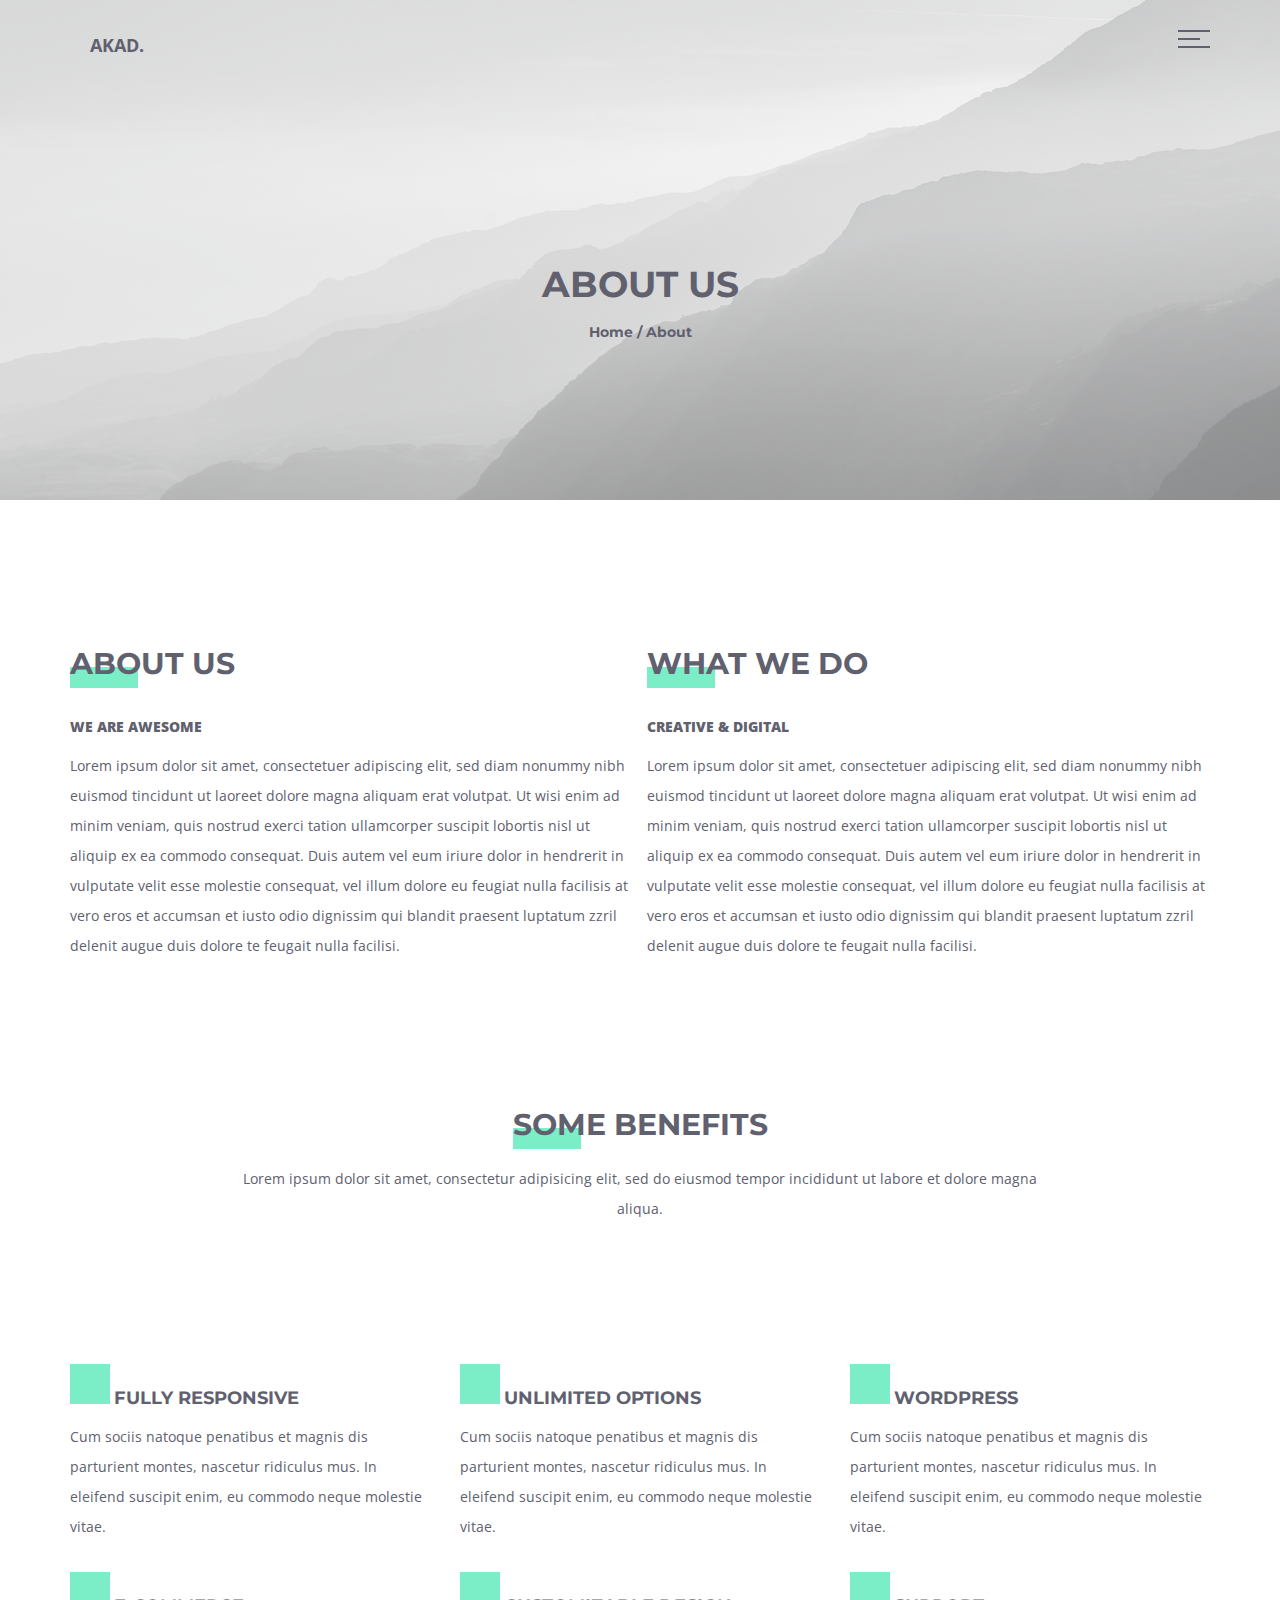
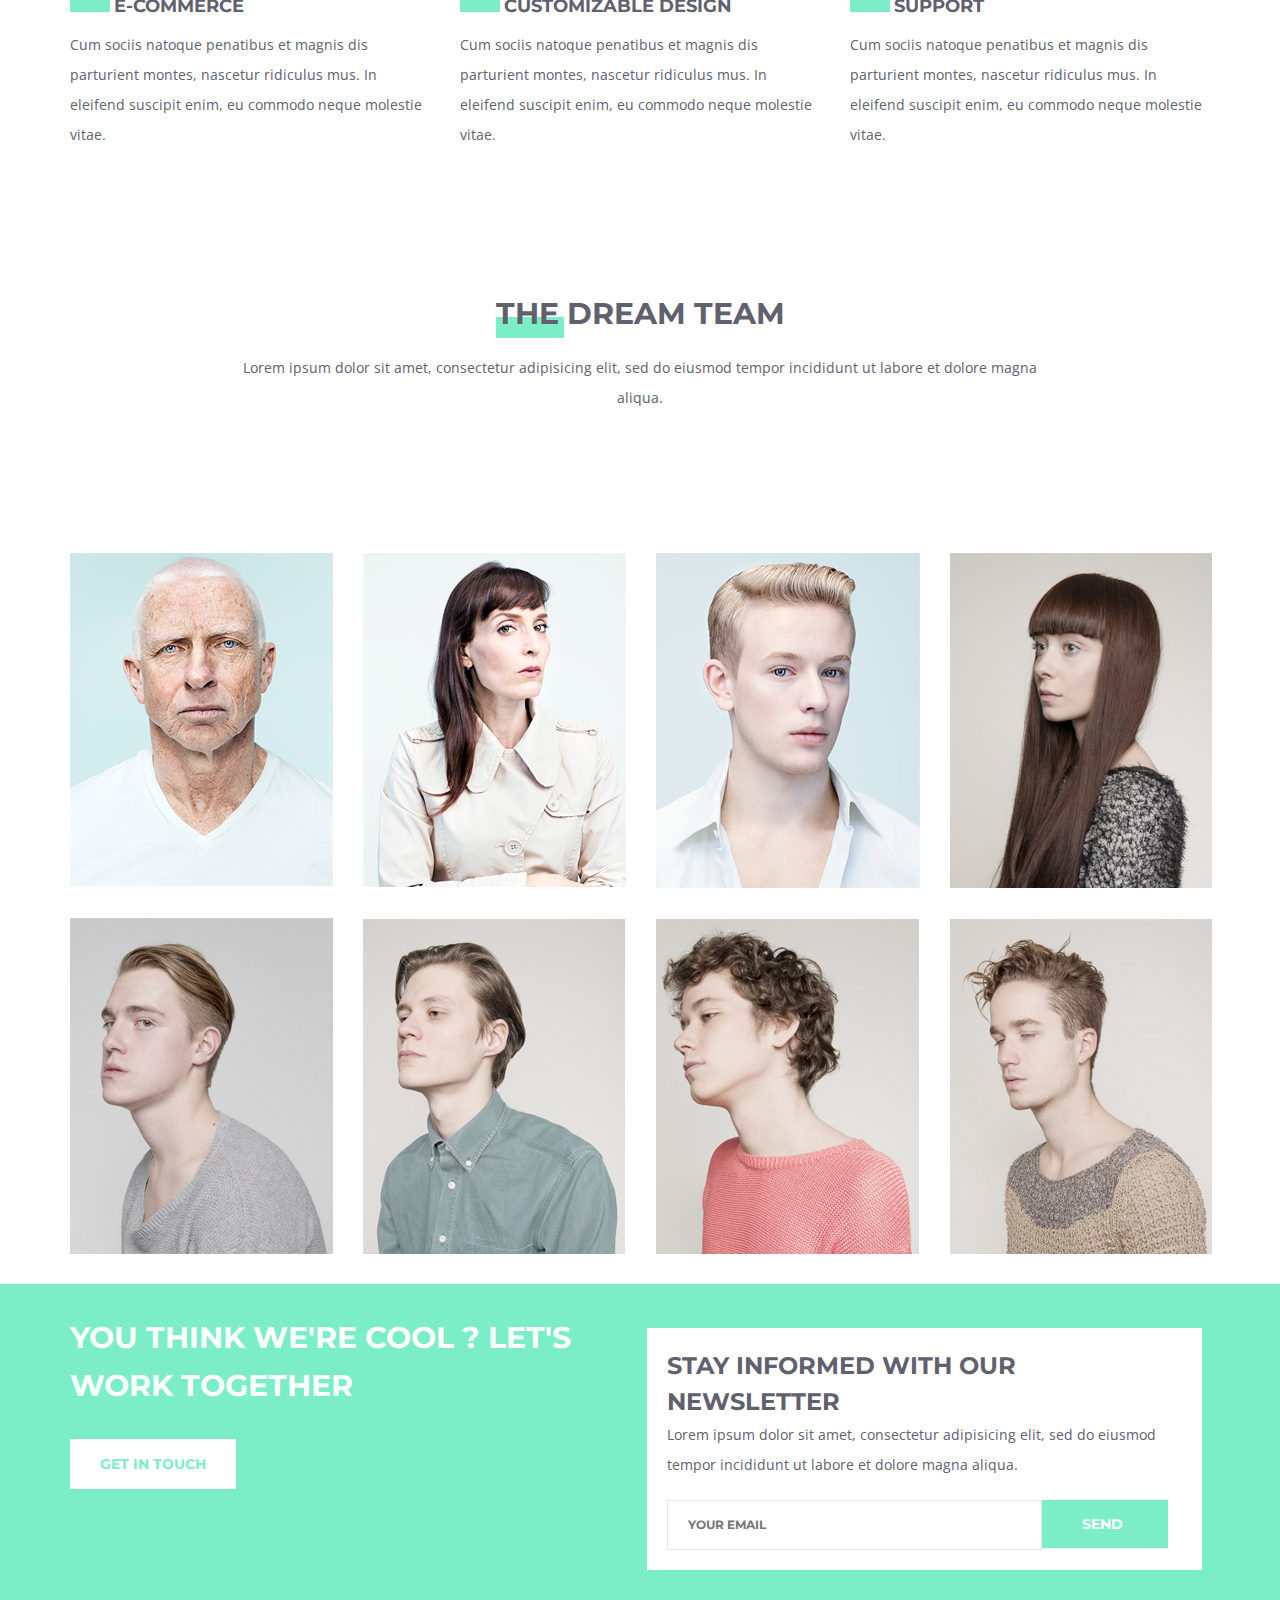
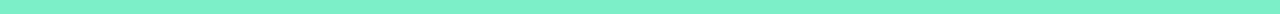
<file: akad_about_us/index.html>
<!DOCTYPE html>
<html lang="en">
<head>
	<meta charset="UTF-8">
	<title>Akad</title>
	<link rel="stylesheet" href="normalize.css">
	<link rel="stylesheet" href="style.css">
	<link href="img/favicon.png" rel="shortcut icon" type="favicon.png">
	<link href="https://fonts.googleapis.com/css?family=Montserrat:700|Open+Sans:400,800" rel="stylesheet">
	<link rel="stylesheet" href="http://code.ionicframework.com/ionicons/2.0.1/css/ionicons.min.css">
</head>
<body>
	<header class="header">
		<div class="header_nav">
			<div class="header_logo">Akad.</div>
			<div class="header_menu"></div>
		</div>
		<div class="header_title">
			<div class="header_pagename">About us</div>
			<div class="header_subtitle">Home / About</div>
		</div>
	</header>
	<main class="main">
		<div class="main_column">
			<div class="info">
				<div class="info_title">
					<h2 class="h2">About us</h2>
				</div>
				<div class="info_subtitle">We are awesome</div>
				<div class="info_text">
					Lorem ipsum dolor sit amet, consectetuer adipiscing elit, sed diam nonummy nibh euismod tincidunt ut laoreet dolore magna aliquam erat volutpat. Ut wisi enim ad minim veniam, quis nostrud exerci tation ullamcorper suscipit lobortis nisl ut aliquip ex ea commodo consequat. Duis autem vel eum iriure dolor in hendrerit in vulputate velit esse molestie consequat, vel illum dolore eu feugiat nulla facilisis at vero eros et accumsan et iusto odio dignissim qui blandit praesent luptatum zzril delenit augue duis dolore te feugait nulla facilisi.
				</div>
			</div>
			<div class="info">
				<div class="info_title">
					<h2 class="h2">What we do</h2>
				</div>
				<div class="info_subtitle">Creative & digital</div>
				<div class="info_text">
					Lorem ipsum dolor sit amet, consectetuer adipiscing elit, sed diam nonummy nibh euismod tincidunt ut laoreet dolore magna aliquam erat volutpat. Ut wisi enim ad minim veniam, quis nostrud exerci tation ullamcorper suscipit lobortis nisl ut aliquip ex ea commodo consequat. Duis autem vel eum iriure dolor in hendrerit in vulputate velit esse molestie consequat, vel illum dolore eu feugiat nulla facilisis at vero eros et accumsan et iusto odio dignissim qui blandit praesent luptatum zzril delenit augue duis dolore te feugait nulla facilisi.
				</div>
			</div>
		</div>
		<div class="main_center">
			<div class="info">
				<div class="info_title">
					<h2 class="h2">Some benefits</h2>
				</div>
				<div class="info_text">
					Lorem ipsum dolor sit amet, consectetur adipisicing elit, sed do eiusmod tempor incididunt ut labore et dolore magna aliqua.
				</div>
			</div>
		</div>
		<div class="main_direction">
			<section class="direction">
				<div class="direction_header">
					<span class="direction_icon"><i class="icon ion-iphone"></i></span>
					<h2 class="h2">Fully responsive</h2>
				</div>
				<div class="info_text">
					Cum sociis natoque penatibus et magnis dis parturient montes, nascetur ridiculus mus. In eleifend suscipit enim, eu commodo neque molestie vitae.
				</div>
			</section>
			<section class="direction">
				<div class="direction_header">
					<span class="direction_icon"><i class="icon ion-ios-infinite"></i> </span>
					<h2 class="h2">Unlimited options</h2>
				</div>
				<div class="info_text">
					Cum sociis natoque penatibus et magnis dis parturient montes, nascetur ridiculus mus. In eleifend suscipit enim, eu commodo neque molestie vitae.
				</div>
			</section>
			<section class="direction">
				<div class="direction_header">
					<span class="direction_icon"><i class="icon ion-social-wordpress-outline"></i></span>
					<h2 class="h2">Wordpress</h2>
				</div>
				<div class="info_text">
					Cum sociis natoque penatibus et magnis dis parturient montes, nascetur ridiculus mus. In eleifend suscipit enim, eu commodo neque molestie vitae.
				</div>
			</section>
			<section class="direction">
				<div class="direction_header">
					<span class="direction_icon"><i class="icon ion-ios-cart-outline"></i></span>
					<h2 class="h2">E-commerce</h2>
				</div>
				<div class="info_text">
					Cum sociis natoque penatibus et magnis dis parturient montes, nascetur ridiculus mus. In eleifend suscipit enim, eu commodo neque molestie vitae.
				</div>
			</section>
			<section class="direction">
				<div class="direction_header">
					<span class="direction_icon icon_rotate"><i class="icon ion-levels"></i></span>
					<h2 class="h2">Customizable design</h2>
				</div>
				<div class="info_text">
					Cum sociis natoque penatibus et magnis dis parturient montes, nascetur ridiculus mus. In eleifend suscipit enim, eu commodo neque molestie vitae.
				</div>
			</section>
			<section class="direction">
				<div class="direction_header">
					<span class="direction_icon"><i class="icon ion-settings"></i></span>
					<h2 class="h2">Support</h2>
				</div>
				<div class="info_text">
					Cum sociis natoque penatibus et magnis dis parturient montes, nascetur ridiculus mus. In eleifend suscipit enim, eu commodo neque molestie vitae.
				</div>
			</section>
		</div>
		<div class="main_center">
			<div class="info">
				<div class="info_title">
					<h2 class="h2">The dream team</h2>
				</div>
				<div class="info_text">
					Lorem ipsum dolor sit amet, consectetur adipisicing elit, sed do eiusmod tempor incididunt ut labore et dolore magna aliqua.
				</div>
			</div>
		</div>
		<div class="main_people">
			<a href="#" class="people">
				<img src="img/photo_1.png" class="people"></a>
			<a href="#" class="people">
				<img src="img/photo_2.png" class="people"></a>
			<a href="#" class="people">
				<img src="img/photo_3.png" class="people"></a>
			<a href="#" class="people">
				<img src="img/photo_4.png" class="people"></a>
			<a href="#" class="people">
				<img src="img/photo_5.png" class="people"></a>
			<a href="#" class="people">
				<img src="img/photo_6.png" class="people"></a>
			<a href="#" class="people">
				<img src="img/photo_7.png" class="people"></a>
			<a href="#" class="people">
				<img src="img/photo_8.png" class="people"></a>
		</div>
	</main>
	<footer class="footer">
		<div class="contact">
			<h2 class="h2">YOU THINK WE'RE COOL ? LET'S WORK TOGETHER</h2>
			<a href="#" class="button button_light">Get in touch</a>
		</div>
		<div class="subscribe">
			<h3 class="h3">STAY INFORMED WITH OUR <br/>NEWSLETTER</h3>
			<div class="subscribe_caption">
				<p>Lorem ipsum dolor sit amet, consectetur adipisicing elit, sed do eiusmod tempor incididunt ut labore et dolore magna aliqua.</p> 
			</div>
			<form action="#" class="subscribe_form">
				<div class="subscribe_email">
					<input type="text" placeholder="your email" class="input" />
				</div>
				<div class="subscribe_submit">
					<button class="button">Send</button>
				</div>
			</form>
		</div>
	</footer>
</body>
</html>
</file>
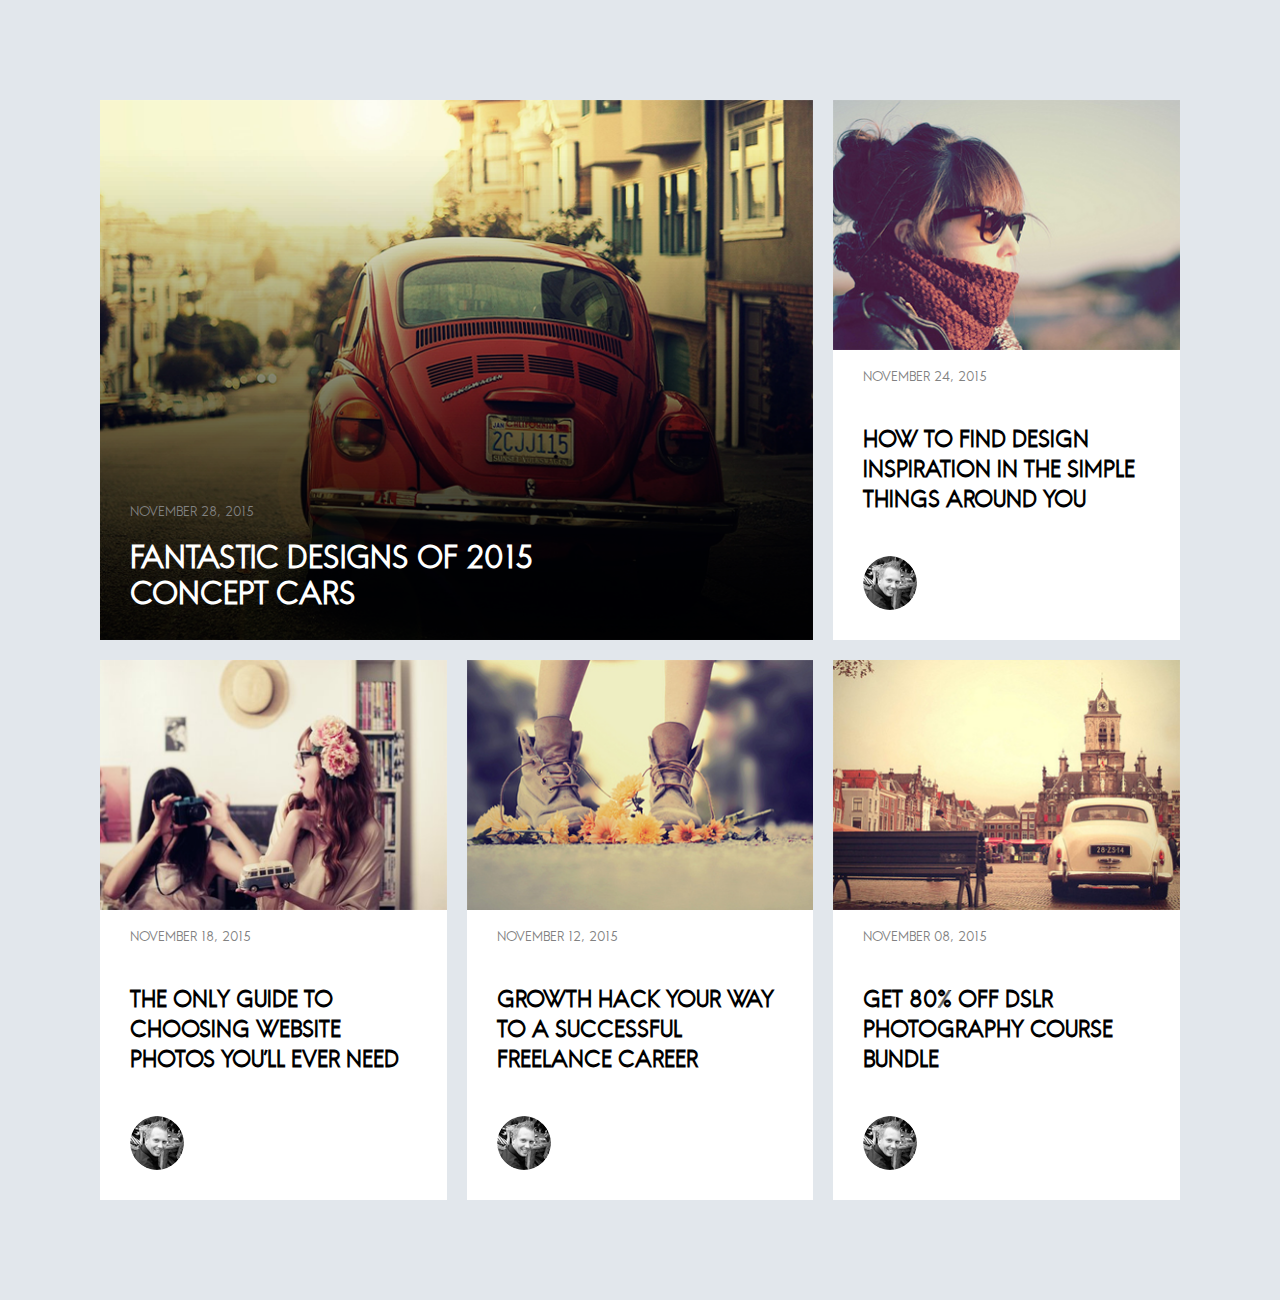
<file: blog grid/index.html>
<!DOCTYPE html>
<html lang="en">
<head>
	<meta charset="UTF-8">
	<title>Blog Grid</title>
	<link rel="stylesheet" href="style.css">
	<link rel="stylesheet" href="normalize.css">
</head>
<body>
	<div class="card-list">
	 	<div class="card card__main">
	    	<div class="card_container container_main">
	      		<img class="card_image image_main" src="img/img_1.png">
	    	   	<time class="card_date">November 28, 2015</time>
	    		<h1 class="card_title">Fantastic Designs Of 2015 Concept Cars</h1>
	    	</div>
		</div>
		<div class="card">
	    	<div class="card_container">
	    		<img class="card_image" src="img/img_2.png">
	    	</div>
	    	<time class="card_date">November 24, 2015</time>
	    	<div class="card_title">How To Find Design Inspiration In The Simple Things Around You</div>
	    	<div class="card_author"></div>
		</div>
		<div class="card">
			<div class="card_container">
	    		<img class="card_image" src="img/img_3.png">
	    	</div>
	    	<time class="card_date">November 18, 2015</time>
	    	<div class="card_title">The Only Guide To Choosing Website Photos You’ll Ever Need</div>
	    	<div class="card_author"></div>
		</div>
		<div class="card">
	    	<div class="card_container">
	    		<img class="card_image" src="img/img_4.png">
	    	</div>
	    	<time class="card_date">November 12, 2015</time>
	    	<div class="card_title">Growth Hack Your Way to a Successful Freelance Career</div>
	    	<div class="card_author"></div>
		</div>
		<div class="card">
	    	<div class="card_container">
	    		<img class="card_image" src="img/img_5.png">
	  		</div>
	    	<time class="card_date">November 08, 2015</time>
	    	<div class="card_title">Get 80% Off DSLR Photography Course Bundle</div>
	    	<div class="card_author"></div>
		</div>
	</div>
</body>
</html>
</file>
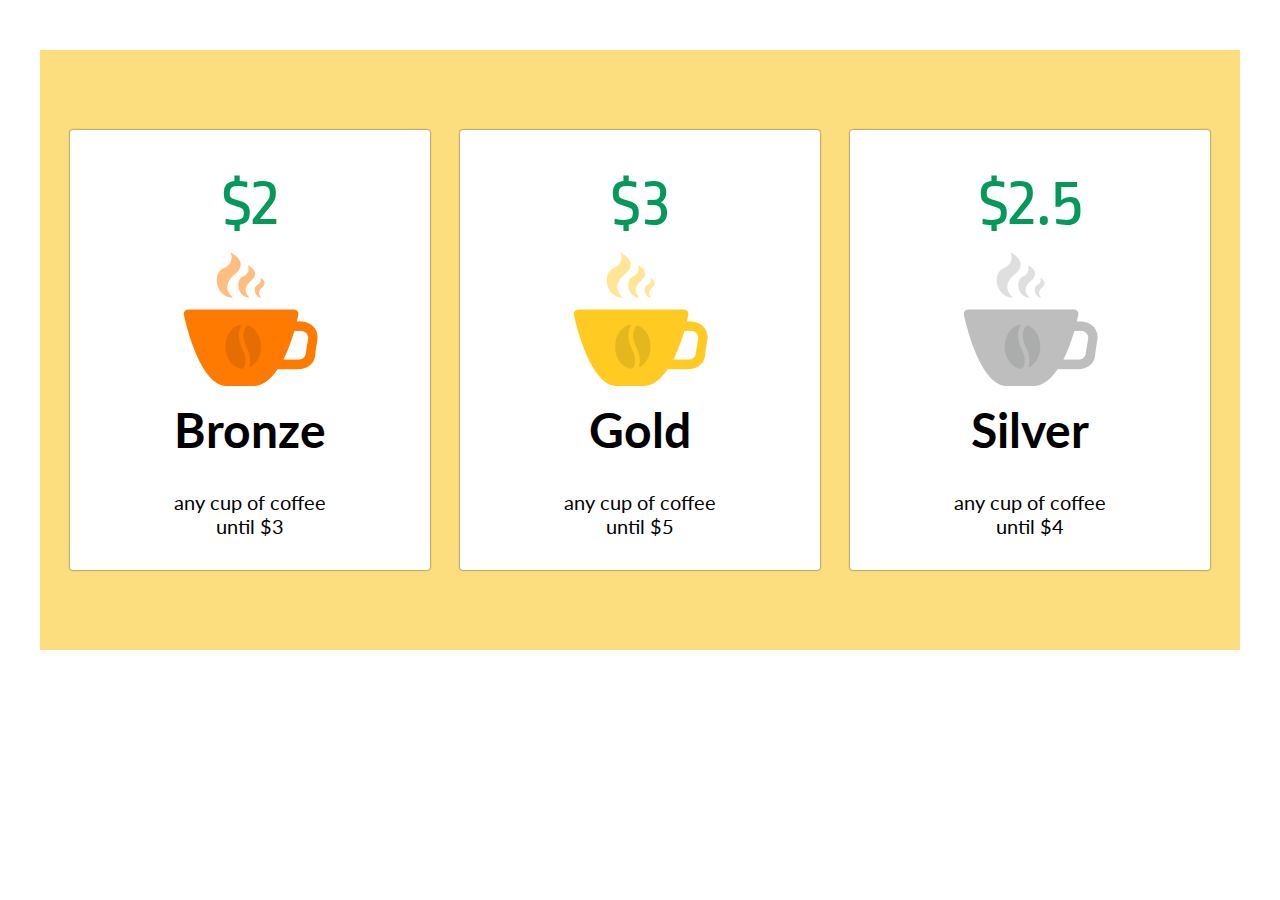
<file: cup plans/index.html>
<!DOCTYPE html>
<html lang="en">
<head>
	<meta charset="UTF-8">
	<title>Cup Plan</title>
	<link rel="stylesheet" href="style.css">
	<link href="https://fonts.googleapis.com/css?family=Lato:300|Ropa+Sans" rel="stylesheet">
</head>
<body>
	<div class="container">
		<div class="item">
			<div class="price">$2</div>
			<div class="image"><img src="bronze.png" name="bronze" alt="bronze cup"></div>
			<div class="color">Bronze</div>
			<div class="text"><p>any cup of coffee <br> until $3</p></div>
		</div>
		<div class="item item_big">
			<div class="price">$3</div>
			<div class="image"><img src="gold.png" name="gold" alt="gold cup"></div>
			<div class="color">Gold</div>
			<div class="text"><p>any cup of coffee <br> until $5</p></div>
		</div>
		<div class="item">
			<div class="price">$2.5</div>
			<div class="image"><img src="silver.png" name="silver" alt="silver cup"></div>
			<div class="color">Silver</div>
			<div class="text"><p>any cup of coffee <br> until $4</p></div>
		</div>
	</div>
</body>
</html>
</file>
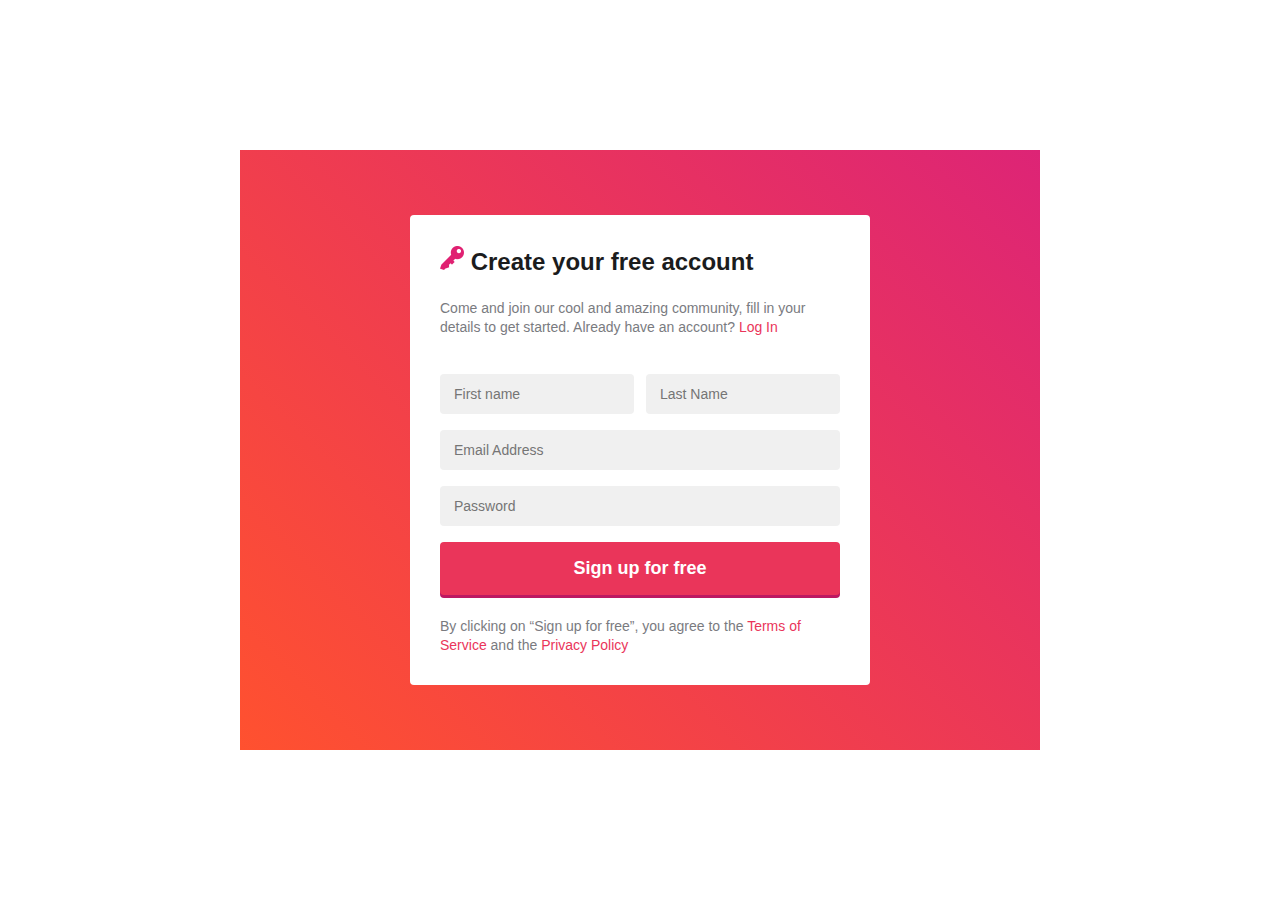
<file: dailyform/index.html>
<!DOCTYPE html>
<html lang="en">
<head>
	<meta charset="UTF-8">
	<title>Dailyform</title>
	<link rel="stylesheet" href="style.css">
</head>
<body>
	<main class="user_card">
		<div class="form">
			<header class="card_header">
				<h1 class="card_title"><img src="icon.png" alt="key" height="24"> Create your free account</h1>
				<p class="card_text">Come and join our cool and amazing community, fill in your details to get started. Already have an account? <a href="#login" class="login">Log In</a></p>
			</header>
			<div class="card_main">
				<form action="/" method="post" class="subscribe_form">
				    <div class="subscribe subscribe_name">
				    	<input type="text" class="input" placeholder="First name" required />
				     </div>
				    <div class="subscribe subscribe_l-name">
				        <input type="text" class="input" placeholder="Last Name" required />
				    </div>
				    <div class="subscribe subscribe_email">
				        <input type="email" class="input" placeholder="Email Address" required />
				    </div>
				    <div class="subscribe subscribe_password">
				      	<input type="password" class="input" placeholder="Password" required />
				    </div>
				    <div class="subscribe_submit">
				    	<button type="submit" class="button"/>Sign up for free</button>
					</div>
				</form>
			</div>
			<footer class="card_footer">
				<p class="card_texy">By clicking on “Sign up for free”, you agree to the
					<a href="#terms" class="login">Terms of Service</a> and the
					<a href="#policy" class="login">Privacy Policy</a>
				</p>
			</footer>
		</div>
	</main>
</body>
</html>
</file>
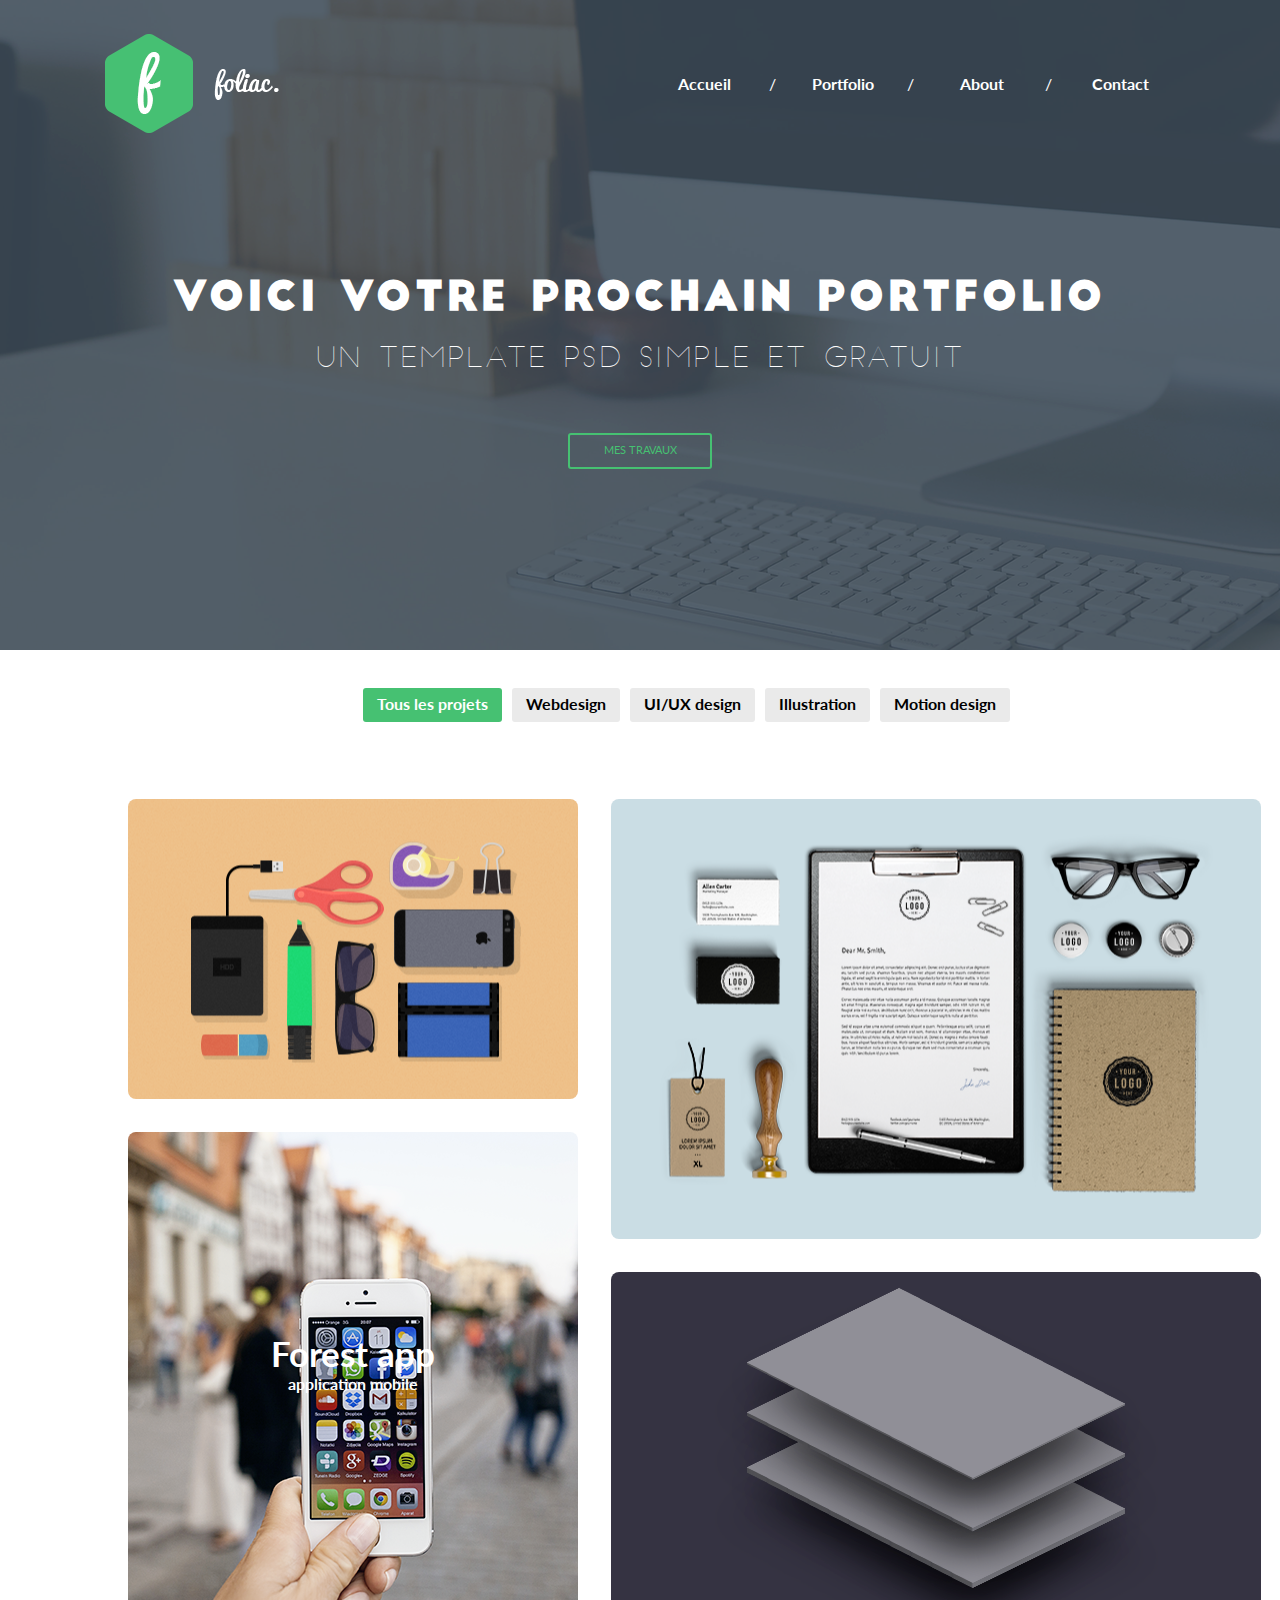
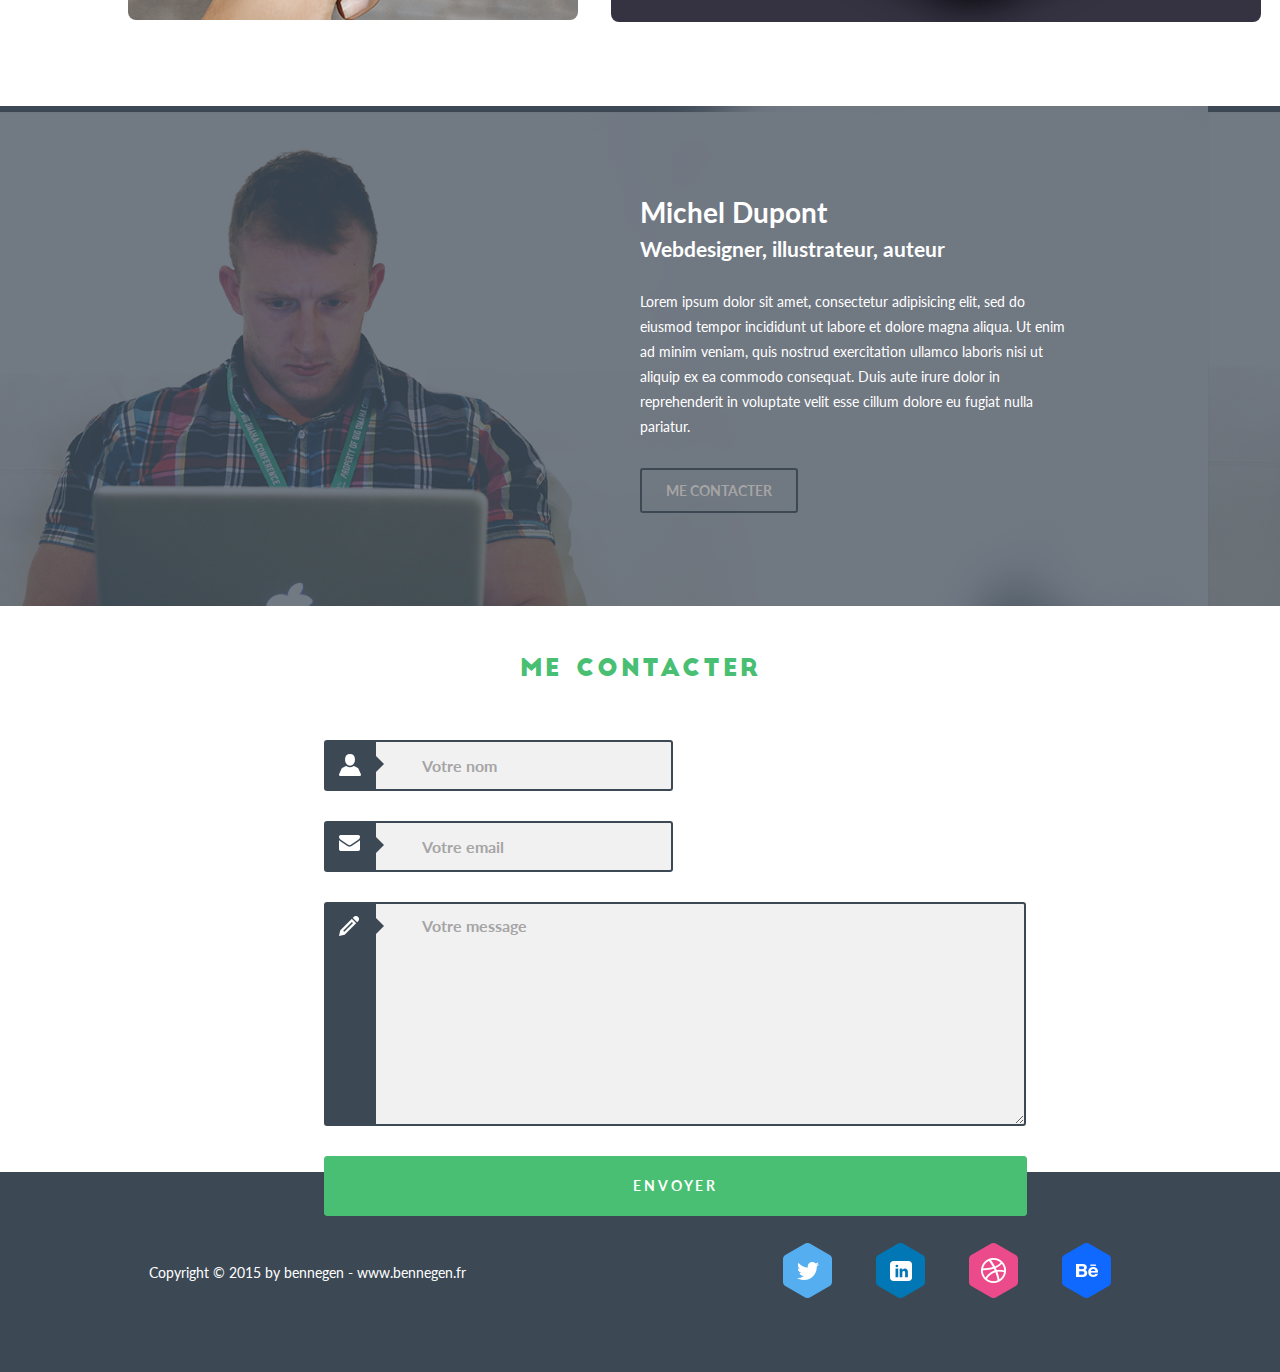
<file: foliac/index.html>
<!DOCTYPE html>
<html lang="en">
<head>
	<meta charset="UTF-8">
	<title>Foliac</title>
	<link rel="stylesheet" href="style.css">
	<link href="https://fonts.googleapis.com/css?family=Lato:400,700" rel="stylesheet">
	</head>
<body>
	<header class="block_1">
		<nav class="menu">
			<div class="nav-logo">
				<img src="img/foliac-logo.png" alt="logo">
			</div>
			<div class="nav-link">
				<a href="#services">Accueil</a><div class="slash">/</div>
				<a href="#services">Portfolio</a><div class="slash">/</div>
				<a href="#services">About</a><div class="slash">/</div>
				<a href="#contact">Сontact</a>
			</div>
		</nav>
		<div class="portfolio">
			<div class="portfolio pro"><b>voici votre prochain portfolio</b></div>
			<div class="portfolio view">un template psd simple et gratuit</div>
			<div class="portfolio box">
				<a class="go-to" href="#services">mes travaux</a>
			</div>
		</div>
	</header>
	<main class="block_2">
		<div class="container">
			<div id="services" class="item">Tous les projets</div>
			<div class="item">
				<a href="#" class="demo_item">Webdesign</a>
			</div>
			<div class="item">
				<a href="#" class="demo_item">UI/UX design</a>
			</div>
			<div class="item">
				<a href="#" class="demo_item">Illustration</a>
			</div>
			<div class="item">
				<a href="#" class="demo_item">Motion design</a>
			</div>
		</div>
		<div class="main_column">
			<div class="main_slider">
				<div class="slide slide_1">
					<a href="#" class="demo demo_1"></a>
				</div>
				<div class="slide slide_3">
					<a href="#" class="demo demo_3">
						<h2 class="h2">Forest app</h2>
						<p>application mobile</p>
					</a>
				</div>
			</div>
			<div class="main_slide">
				<div class="slide slide_2">
					<a href="#" class="demo demo_2"></a>
				</div>
				<div class="slide slide_4">
					<a href="#" class="demo demo_4"></a>
				</div>
			</div>
		</div>
		<div class="block_3">
			<div class="about">
				<h1 class="name">Michel Dupont</h1>
				<h2 class="prof">Webdesigner, illustrateur, auteur</h2>
				<div class="about_me">Lorem ipsum dolor sit amet, consectetur adipisicing elit, sed do eiusmod tempor incididunt ut labore et dolore magna aliqua. Ut enim ad minim veniam, quis nostrud exercitation ullamco laboris nisi ut aliquip ex ea commodo consequat. Duis aute irure dolor in reprehenderit in voluptate velit esse cillum dolore eu fugiat nulla pariatur.</div>
				<a href="#contact" class="button">Me contacter</a>
			</div>
		</div>
		<div class="block_4">
			<div id="contact" class="contact_4">Me contacter</div>
			<form action="#" class="subscribe_form">
				<div class="subscribe subscribe_name">
					<i class="icon"><img src="img/user.png"></i>
					<input type="text" class="input" placeholder="Votre nom">
				</div>
			    <div class="subscribe subscribe_email">
			        <i class="icon"><img src="img/mail.png"></i>
			        <input type="email" placeholder="Votre email" class="input"/>
			    </div>
			    <div class="subscribe subscribe__area">
			    	<i class="icon"><img src="img/crayon.png"></i>
			    	<textarea name="comment" rows="12" cols="60" placeholder="Votre message" class="input"></textarea>
			    </div>
			    <div class="subscribe_submit">
			        <button class="button_green" type="submit">Envoyer</button>
			    </div>
			</form>
		</div>
	</main>
	<footer class="footer">
	    <div class="company">
	        <p>Copyright © 2015 by bennegen - <a href="http://www.bennegen.fr">www.bennegen.fr</a></p>
	       </div>
	    <div class="social">
	        <a href="https://twitter.com/"><img src="img/Twitter.png" alt="tw"></a>
	        <a href="https://www.linkedin.com/"><img src="img/LinkedIn.png" alt="LI"></a>
	        <a href="https://dribbble.com/"><img src="img/Dribbble.png" alt="Dr"></a>
	        <a href="https://www.behance.net/"><img src="img/Behance.png" alt="be"></a>
	    </div>
	</footer>
</body>
</html>
</file>
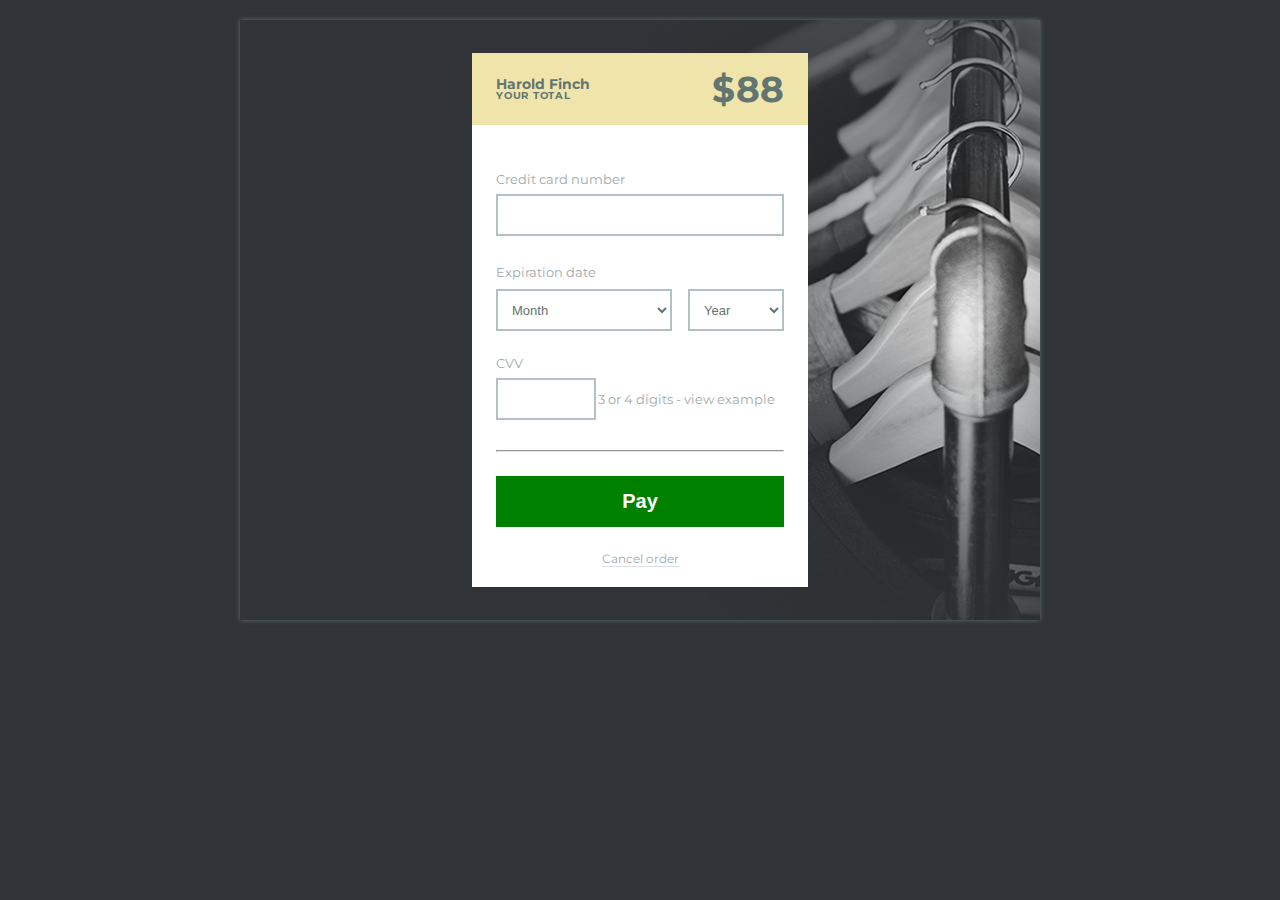
<file: payment_form/index.html>
<!DOCTYPE html>
<html lang="en">
<head>
	<meta charset="UTF-8">
	<title>Payment Form</title>
	<link rel="stylesheet" href="style.css">
	<link href="https://fonts.googleapis.com/css?family=Montserrat" rel="stylesheet">
	<link href="favicon.png" rel="shortcut icon" type="favicon.png">
</head>
<body>
	<div class="big_card">
		<form action="#" class="card">
	  		<header class="card_header">
	    		<div class="card_price">$88</div>
	    		<h1 class="card_title">Harold Finch</h1>
	   			<h2 class="card_subtitle">Your total</h2>
	  		</header>
	  		<main class="card_main">
	    		<label class="card_label">
	      			<div class="card_caption number">Credit card number</div>
	      			<input maxlength="16" type="text" class="card_input" value="">
	    		</label>
	    		<label class="card_label">
	      			<div class="card_caption">Expiration date</div>
	      			<label class="card_select-wrap">
	        			<select class="card_select card_select__month">
	          				<option value="">Month</option>
	          				<option value="">January</option>
	          				<option value="">February</option>
	          				<option value="">March</option>
	          				<option value="">April</option>
	          				<option value="">May</option>
	          				<option value="">June</option>
	          				<option value="">July</option>
	          				<option value="">August</option>
	          				<option value="">September</option>
	          				<option value="">October</option>
	          				<option value="">November</option>
	          				<option value="">December</option>
	        			</select>
	      				<select class="card_select card_select__year">
	        				<option value="">Year</option>
	        				<option value="">2010</option>
	        				<option value="">2011</option>
	        				<option value="">2012</option>
	        				<option value="">2013</option>
	        				<option value="">2014</option>
	        				<option value="">2015</option>
	        				<option value="">2016</option>
	        				<option value="">2017</option>
	        				<option value="">2018</option>
	        				<option value="">2019</option>
	        			</select>
	        		</label>
	    		</label>
	    		<label class="card_label">
	      			<div class="card_caption">CVV</div>
	      			<div class="card_input-wrap">
	        			<input maxlength="4" type="text" class="card_input card_input__cvv">
	       				 <span class="card_tooltip">3 or 4 digits - view example</span>
	      			</div>
	    		</label>
	    		<hr class="card_hr">
	    		<button type="submit" class="card_button">Pay</button>
	  		</main>
	  		<footer class="card_footer">
	    		<a href="#" class="card_cancel">Cancel order</a>
	  		</footer>
		</form>
	</div>
</body>
</html>
</file>
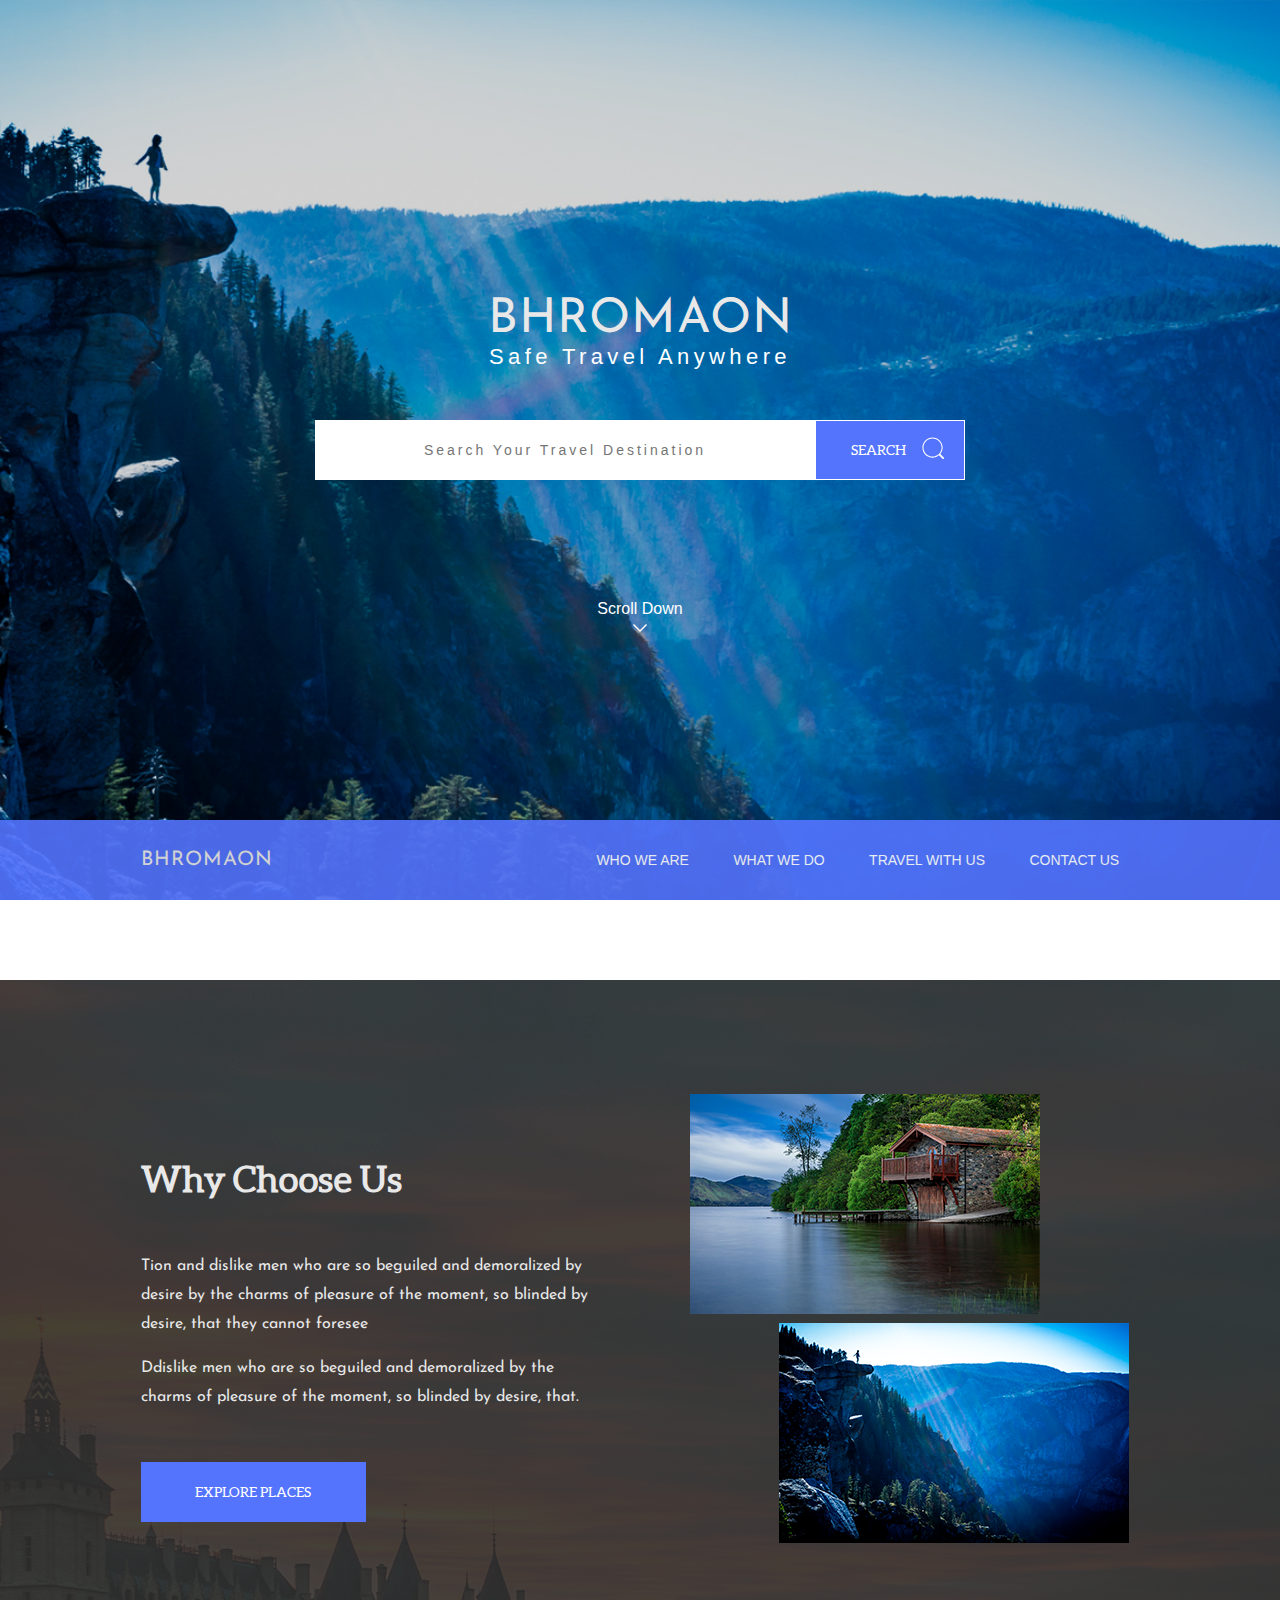
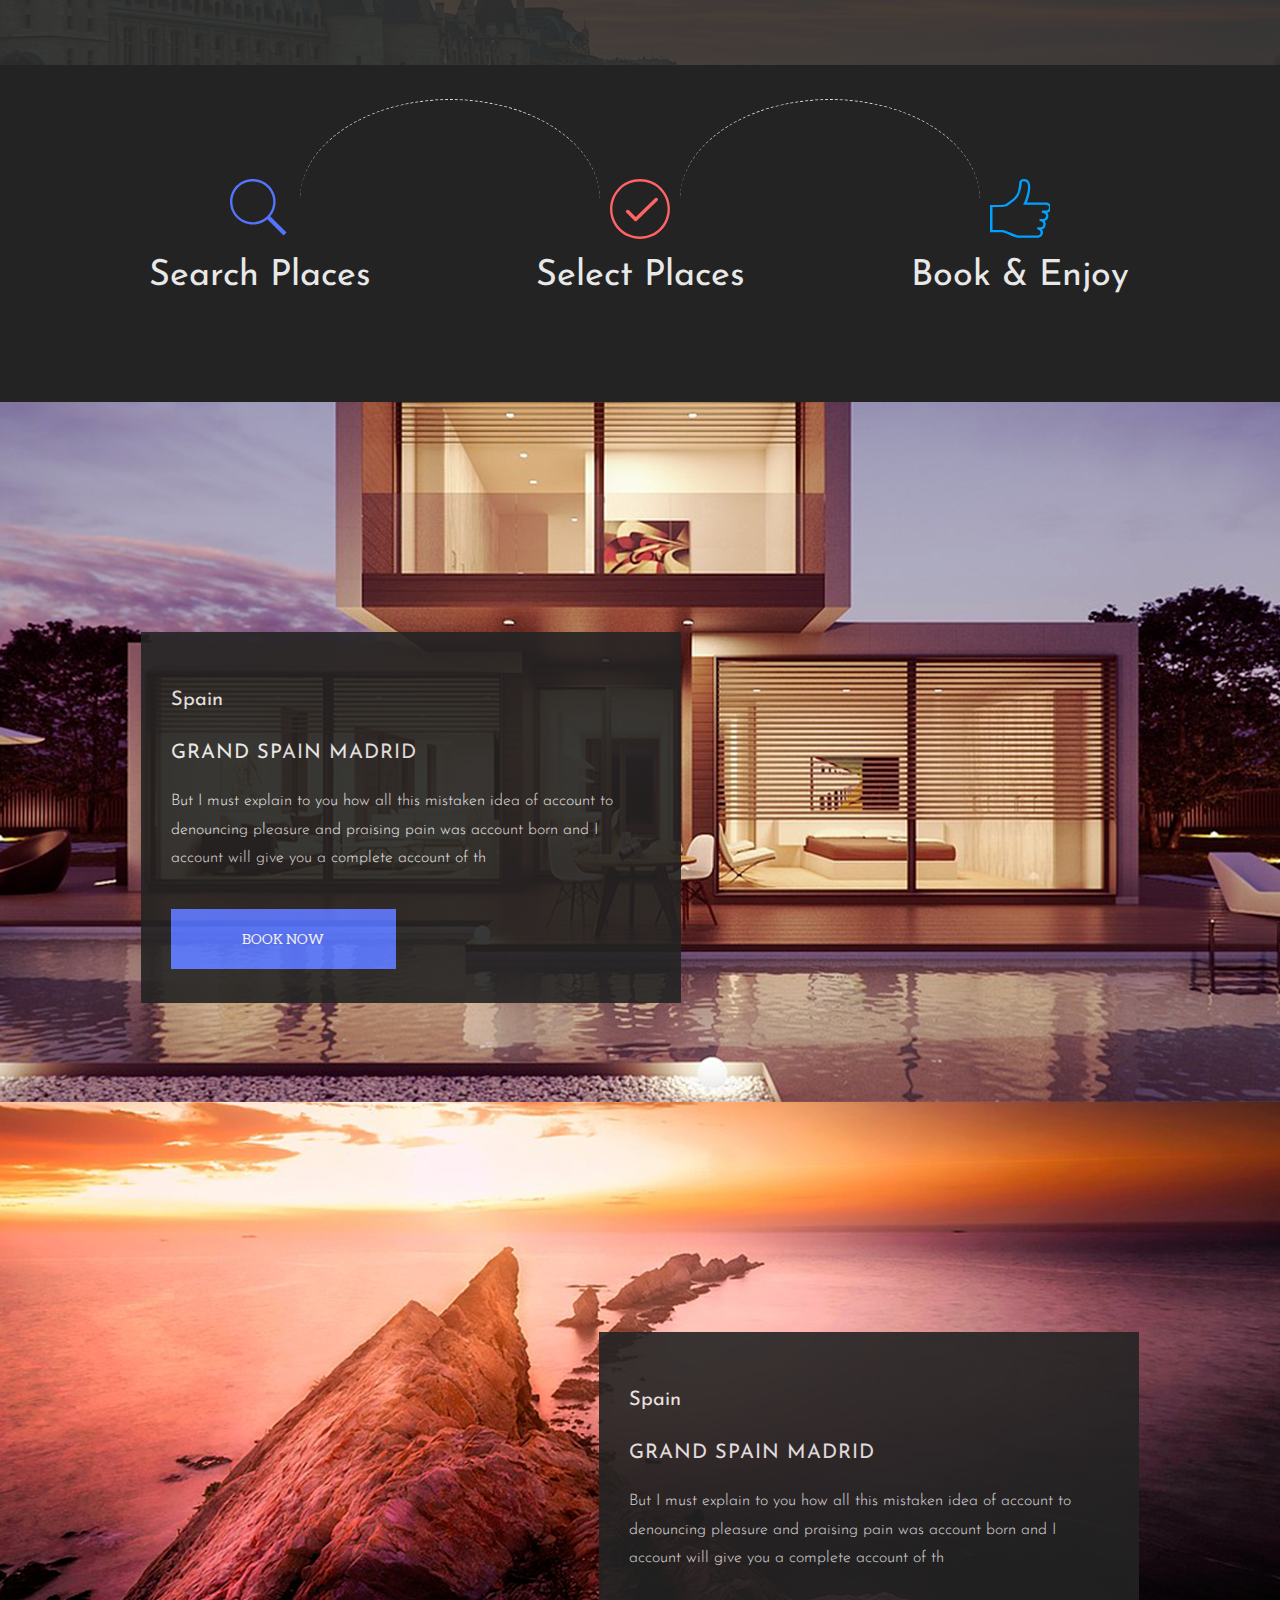
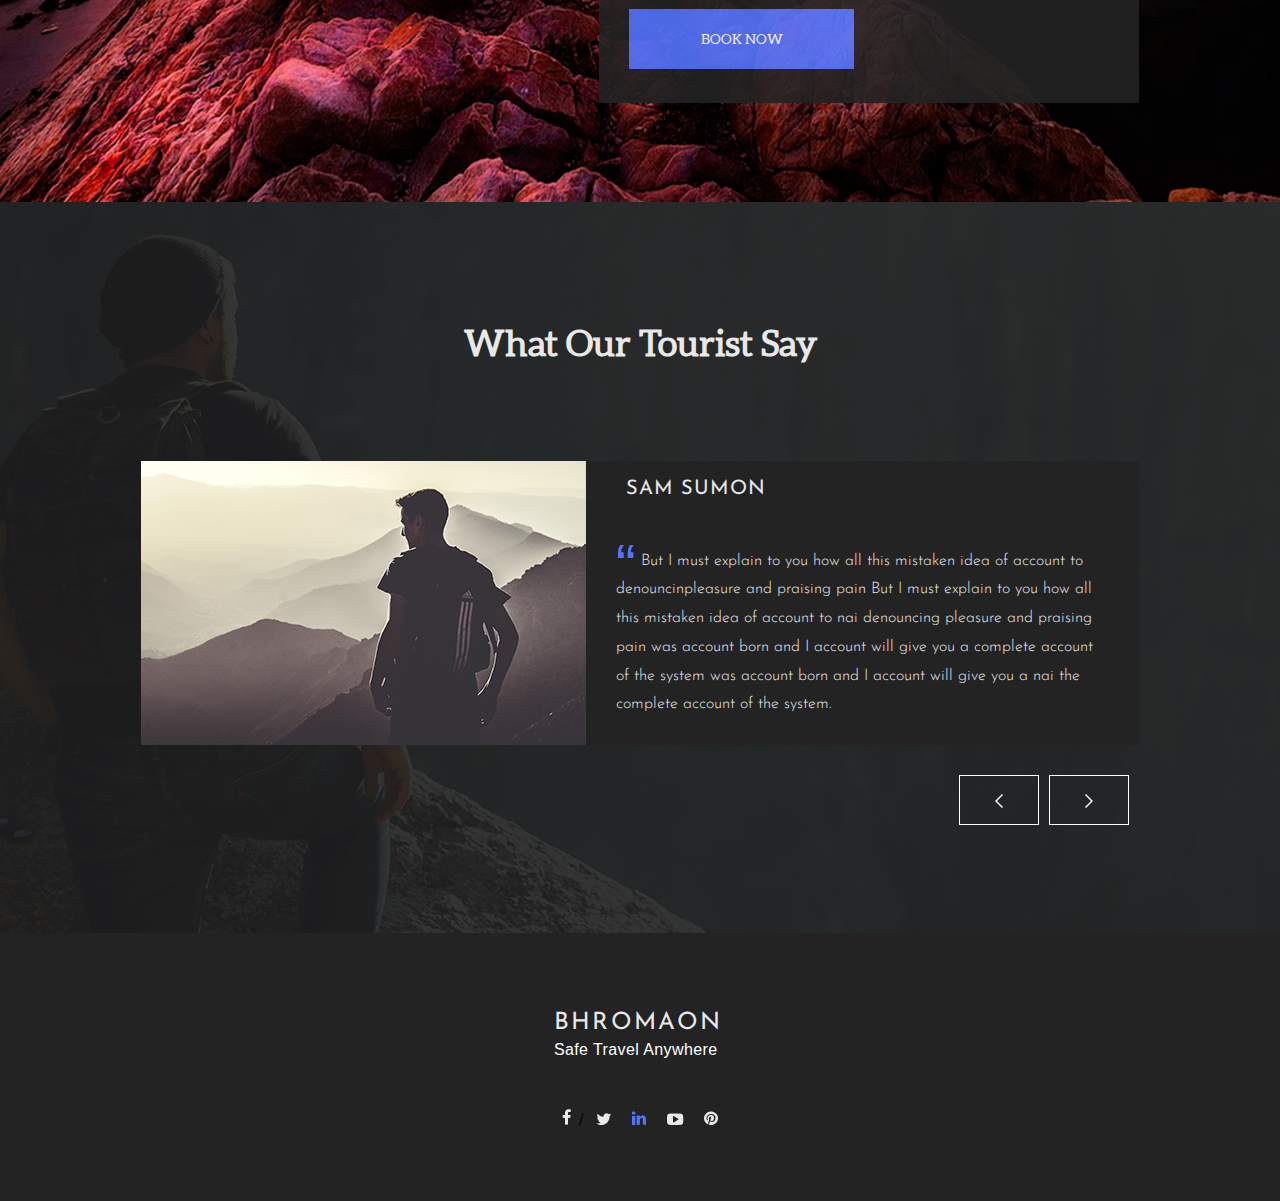
<file: travel-agency/index.html>
<!DOCTYPE html>
<html lang="en">
<head>
	<meta charset="UTF-8">
	<title>Travel Agency</title>
	<link rel="stylesheet" href="style/style.css">
	<link rel="stylesheet" href="style/normalize.css">
	<link rel="icon" href="img/favicon.png"/>
	<link href="https://fonts.googleapis.com/css?family=Josefin+Sans:300,400,700" rel="stylesheet">
</head>
<body>
	<!-- Section Home-->
	<section class="home" id="home">
		<div class="home_wrap">
			<div class="home_logo"><h1 class="h1">BHRomaon</h1></div>
			<div class="home_logo__secondary">Safe Travel Anywhere</div>
			<div class="search">
				<form class="search_form">
				    <input class="search_input" placeholder="Search Your Travel Destination" type="text">
				    <button class="button button_search" type="submit"> Search <svg class="icon_search"><use xlink:href="#icon_search"/></svg>
				    </button>
				</form>
			</div>
			<a class="home_scroll" href="#about"></a>
			<div class="scroll_down">
				<a href="#about" class="scroll">Scroll Down
					<div><svg class="scroll"><use xlink:href="#scroll"/></svg></div>
				</a>
			</div>
		</div>
	</section>
		<!-- END Section Home-->
		<!-- HEADER Section -->
		<header class="header">
			<nav class="header_menu">
				<div class="menu_logo">
					<h1 class="h1">BHRomaon</h1>
				</div>
				<div class="menu_nav">
					<a class="menu_link" href="#about">Who we are</a>
					<a class="menu_link" href="#main">what we do</a>
					<a class="menu_link" href="#main_2">travel with us</a>
					<a class="menu_link" href="#contact">contact us</a>
				</div>
			</nav>
		</header>
		<!-- END: HEADER Section -->
	<!-- Section about -->
	<section class="about" id="about">
		<div class="about_wrap">
			<div class="about_menu">
				<h1 class="about_menu__title">Why Choose Us</h1>
				<p>Tion and dislike men who are so beguiled and demoralized by desire by the charms of pleasure of the moment, so blinded by desire, that they cannot foresee</p>
				<p>Ddislike men who are so beguiled and demoralized by the charms of pleasure of the moment, so blinded by desire, that.</p>
				<a href="#" class="button button_main">explore places</a>
			</div>
			<div class="about_image">
				<div class="about_image_1">
					<img class="about_image_main" src="img/Image_1.png" alt="image river">
				</div>
				<div class="about_image_2">
					<img class="about_image_main" src="img/Image_2.png" alt="image mountain">
				</div>
			</div>
		</div>
		<div class="about_footer">
			<div class="search_footer search_footer__dashed">
				<svg class="icon icon_search_place"><use xlink:href="#icon_search_place"/></svg>
				<div>Search Places</div>
			</div>
			<div class="search_footer search_footer__dashed">
				<svg class="icon icon_search_select"><use xlink:href="#icon_search_select"/></svg>
				<div>Select Places</div>
			</div>
			<div class="search_footer">
				<svg class="icon icon_search_book"><use xlink:href="#icon_search_book"/></svg>
				<div>Book & Enjoy</div>
			</div>
		</div>
	</section>
	<!-- END Section about -->
	<!-- Section main -->
	<section class="main main_1" id="main">
		<div class="container">
			<div class="box box_left">
				<h2 class="h2">Spain</h2>
				<h1 class="h1">Grand Spain Madrid</h1>
				<p>But I must explain to you how all this mistaken idea of account to denouncing pleasure and praising pain was account  born and I account will give you a complete account of th</p>
				<a href="#" class="button button_main">book now</a>
			</div>
			<div></div>
		</div>
	</section>
	<!-- END Section main -->
	<!-- Section main_2 -->
	<section class="main main_2" id="main_2">
		<div class="container">
			<div class="box box_right">
				<h2 class="h2">Spain</h2>
				<h1 class="h1">Grand Spain Madrid</h1>
				<p>But I must explain to you how all this mistaken idea of account to denouncing pleasure and praising pain was account  born and I account will give you a complete account of th</p>
				<a href="#" class="button button_main">book now</a>
			</div>
		</div>
	</section>
	<!-- END Section main_2 -->
	<!-- Section main_3 -->
	<section class="main main_3" id="main_3">
		<div class="container_2">
			<h1 class="about_menu__title">What Our Tourist Say</h1>
			<div class="container">
				<div class="conainer_image">
					<img class="container_image" src="img/section5_small.png" alt="image man">
				</div>
				<div class="box_section_3">
					<div><h1 class="h1">SAM SUMON</h1></div>
					<div class="box_section_text"><p>&nbsp;&nbsp;&nbsp;&nbsp;&nbsp;But I must explain to you how all this mistaken idea of account to denouncinpleasure and praising pain  But I must explain to you how all this mistaken idea of account to nai denouncing pleasure and praising pain was account  born and I account will give you a complete account of the system was account  born and I account will give you a nai the complete account of the system.</p></div>
				</div>
			</div>
			<div class="box_arrow_container">
				<div class="box_arrow box_arrow__left">
					<svg class="scroll"><use xlink:href="#scroll"/></svg>
				</div>
				<div class="box_arrow box_arrow__right">
					<svg class="scroll"><use xlink:href="#scroll"/></svg>
				</div>
			</div>
		</div>
	</section>
	<!-- END Section main_3 -->
	<!-- FOOTER Section -->
	<footer class="footer">
		<div class="footer_content">
			<div class="footer_logo">
				<div class="home_logo h1">BHRomaon</div>
				<div class="home_logo__secondary">Safe Travel Anywhere</div>
				<div class="social">
					<a href="#"><img src="img/face.png" alt="face"></a>/
					<a href="#"><img src="img/twitter.png" alt="twitter"></a>
					<a href="#"><img src="img/in.png" alt="face"></a>
					<a href="#"><img src="img/youtube.png" alt="face"></a>
					<a href="#"><img src="img/social.png" alt="face"></a>
				</div>
			</div>
		</div>
		</footer>
	<!-- END: FOOTER Seection -->

	<svg style="display:none;">
		<symbol id="icon_search">
			<path class="icon_search" d="M28.591 27.273l-7.263-7.264c1.46-1.756 2.339-4.010 2.339-6.471 0-5.595-4.535-10.129-10.129-10.129-5.594 0-10.129 4.535-10.129 10.129 0 5.594 4.536 10.129 10.129 10.129 2.462 0 4.716-0.879 6.471-2.339l7.263 7.264 1.319-1.319zM4.475 13.538c0-4.997 4.065-9.063 9.063-9.063 4.997 0 9.063 4.066 9.063 9.063s-4.066 9.063-9.063 9.063c-4.998 0-9.063-4.066-9.063-9.063z" fill="#ffffff" />
		</symbol>
		<symbol id="scroll">
			<path class="scroll" d="M3 4L0 1l1-1 6 6 6-6 1 1-7 7-1-1-3-3z" fill="#fff" fill-rule="evenodd"/>
		</symbol>
		<symbol id="icon_search_place">
			<path class="search_place" d="M56.547 53.592l-2.954 2.954-16.312-16.313c-.938.844-1.969 1.595-3.094 2.25-1.125.657-2.298 1.219-3.515 1.688-1.22.47-2.51.821-3.868 1.054-1.36.235-2.696.352-4.007.352-3.189 0-6.166-.609-8.93-1.828-2.766-1.218-5.181-2.859-7.242-4.922-2.064-2.061-3.681-4.476-4.852-7.242C.6 28.82.015 25.889.015 22.796c0-3.186.585-6.164 1.758-8.93 1.171-2.764 2.788-5.179 4.852-7.242 2.061-2.061 4.476-3.679 7.242-4.852C16.631.601 19.608.014 22.797.014c3.093 0 6.022.587 8.789 1.758 2.764 1.173 5.179 2.791 7.242 4.852 2.061 2.063 3.702 4.478 4.922 7.242 1.217 2.766 1.828 5.744 1.828 8.93 0 1.313-.119 2.649-.352 4.007-.235 1.36-.586 2.65-1.054 3.867-.471 1.22-1.033 2.391-1.688 3.516-.657 1.125-1.406 2.158-2.25 3.094l16.313 16.312zM2.406 22.796c0 2.812.514 5.438 1.547 7.874 1.03 2.439 2.483 4.595 4.359 6.469 1.874 1.877 4.054 3.353 6.539 4.43 2.483 1.079 5.133 1.617 7.946 1.617 2.812 0 5.436-.538 7.875-1.617 2.436-1.077 4.592-2.553 6.468-4.43 1.875-1.874 3.351-4.03 4.43-6.469 1.077-2.436 1.617-5.062 1.617-7.874 0-2.813-.54-5.461-1.617-7.946-1.079-2.483-2.555-4.662-4.43-6.539-1.876-1.874-4.032-3.327-6.468-4.359-2.439-1.031-5.063-1.547-7.875-1.547-2.813 0-5.463.516-7.946 1.547-2.485 1.032-4.665 2.485-6.539 4.359-1.876 1.877-3.329 4.056-4.359 6.539-1.033 2.485-1.547 5.133-1.547 7.946z" fill="#5474fd" fill-rule="evenodd"/>
		</symbol>
		<symbol id="icon_search_select">
			<path class="icon_search_select" d="M29.969.017c4.124 0 8.016.773 11.672 2.32 3.656 1.547 6.842 3.681 9.562 6.398 2.718 2.721 4.852 5.907 6.399 9.563 1.547 3.656 2.32 7.548 2.32 11.672 0 4.126-.773 8.015-2.32 11.672-1.547 3.656-3.681 6.844-6.399 9.562-2.72 2.72-5.906 4.852-9.562 6.399-3.656 1.546-7.548 2.32-11.672 2.32-4.127 0-8.016-.774-11.672-2.32-3.656-1.547-6.844-3.679-9.562-6.399-2.721-2.718-4.852-5.906-6.399-9.562C.789 37.985.016 34.096.016 29.97c0-4.124.773-8.016 2.32-11.672 1.547-3.656 3.678-6.842 6.399-9.563 2.718-2.717 5.906-4.851 9.562-6.398C21.953.79 25.842.017 29.969.017zm0 57.515c3.843 0 7.429-.725 10.758-2.179 3.326-1.453 6.258-3.397 8.789-5.836 2.437-2.531 4.381-5.46 5.836-8.789 1.452-3.327 2.179-6.913 2.179-10.758 0-3.843-.727-7.429-2.179-10.758-1.455-3.327-3.399-6.258-5.836-8.789-2.531-2.437-5.463-4.381-8.789-5.836-3.329-1.452-6.915-2.18-10.758-2.18-3.845 0-7.431.728-10.758 2.18-3.329 1.455-6.258 3.399-8.789 5.836-2.439 2.531-4.383 5.462-5.836 8.789-1.454 3.329-2.18 6.915-2.18 10.758 0 3.845.726 7.431 2.18 10.758 1.453 3.329 3.397 6.258 5.836 8.789 2.531 2.439 5.46 4.383 8.789 5.836 3.327 1.454 6.913 2.179 10.758 2.179zm15.047-38.25c.281-.373.679-.562 1.195-.562.514 0 .96.189 1.336.562.281.376.422.822.422 1.336 0 .517-.189.914-.563 1.196L26.875 41.782c-.094.189-.259.306-.492.352-.235.048-.446.07-.633.07-.281 0-.54-.022-.773-.07-.235-.046-.4-.163-.492-.352l-8.016-8.015c-.376-.374-.562-.82-.562-1.336 0-.514.186-.914.562-1.196.281-.373.679-.562 1.195-.562.514 0 .96.189 1.336.562l6.75 6.75 19.266-18.703z" fill="#ff6363" fill-rule="evenodd"/>
		</symbol>
		<symbol id="icon_search_book">
			<path class="icon_search_book" d="M61.3 28.6c0 .6 0 1.2-.3 1.8a5 5 0 0 1-2 2.7l-1.6.7.7 1.4a5.3 5.3 0 0 1 0 3.4l-.7 1.6a9.4 9.4 0 0 1-2.7 1.9c.3.4.5 1 .7 1.5a5.4 5.4 0 0 1 0 3.5l-.7 1.4a6 6 0 0 1-1.3 1.2 3 3 0 0 1-1.5.7c.4.4.6 1 .8 1.4a5.2 5.2 0 0 1-.1 3.8l-1.1 1.7a7 7 0 0 1-1.9 1c-.6.4-1.3.5-2 .5H29c-.7 0-1.4 0-2.3-.3l-2.7-.8-2.8-1a75 75 0 0 0-8.4-3.4H0V26l1.1-.1h11a9 9 0 0 0 2.3-.3 7 7 0 0 0 2.2-1.2 290.7 290.7 0 0 0 6.8-5c2.8-2.5 4.6-5.5 5-9.2.6-3.6.8-5.7.8-6.3A3.3 3.3 0 0 1 30.8 1a4 4 0 0 1 1.5-.8l1.4-.2a9 9 0 0 1 2.3.3c.7.2 1.4.6 2.1 1.3.7.6 1.2 1.5 1.5 2.6.4 1 .6 2.5.6 4.3a29 29 0 0 1-1.3 8.7 23 23 0 0 1-1 3.6l-1 2.7h19c1 0 1.6.1 2.2.4.7.2 1.2.5 1.8 1 .5.5.8 1 1 1.6.3.6.4 1.3.4 2zm-5.3 3l1.2-.3c.4-.1.7-.3.9-.6l.7-1c.2-.3.3-.7.3-1.1 0-.8-.3-1.4-.9-2a3 3 0 0 0-2.2-.8H33l1-1.8c2.6-6.5 4-11.7 4-15.6 0-3.1-.6-5-1.6-5.5a6 6 0 0 0-2.6-.7c-.2 0-.7.1-1.2.4-.6.3-.9.6-.9 1.1l-.1 2.8a29.3 29.3 0 0 1-2.9 9.7 14 14 0 0 1-3.7 4.7 3674.8 3674.8 0 0 0-7 5.5c-1 .5-2 1-2.9 1.2-.9.3-1.9.4-3 .4H2.5v23h10.4c.6 0 1.5.2 2.6.7A299.4 299.4 0 0 1 27 56.2c.7.2 1.4.4 2 .4h18.6l1.2-.3 1-.7c.3-.2.5-.5.6-.9l.2-1.1c0-.5 0-.9-.2-1.2a3 3 0 0 0-1.6-1.5c-.4-.2-.8-.3-1.3-.3h-.3v-2.3h3.3c.4 0 .7-.1 1.1-.3a2 2 0 0 0 1-.6l.5-1c.2-.3.3-.7.3-1.1 0-.4 0-.7-.3-1.1l-.5-1-1-.6c-.4-.2-.7-.3-1.1-.3h-1V40H53a2 2 0 0 0 1.1-.3 2 2 0 0 0 1-.6l.7-1c.2-.3.3-.7.3-1.1 0-.5 0-.9-.3-1.3l-.7-.8-1-.7a2 2 0 0 0-1-.3h-1.2v-2.4h4z" fill="#00a2ff" fill-rule="evenodd"/>
		</symbol>
	</svg>
</body>
</html>
</file>
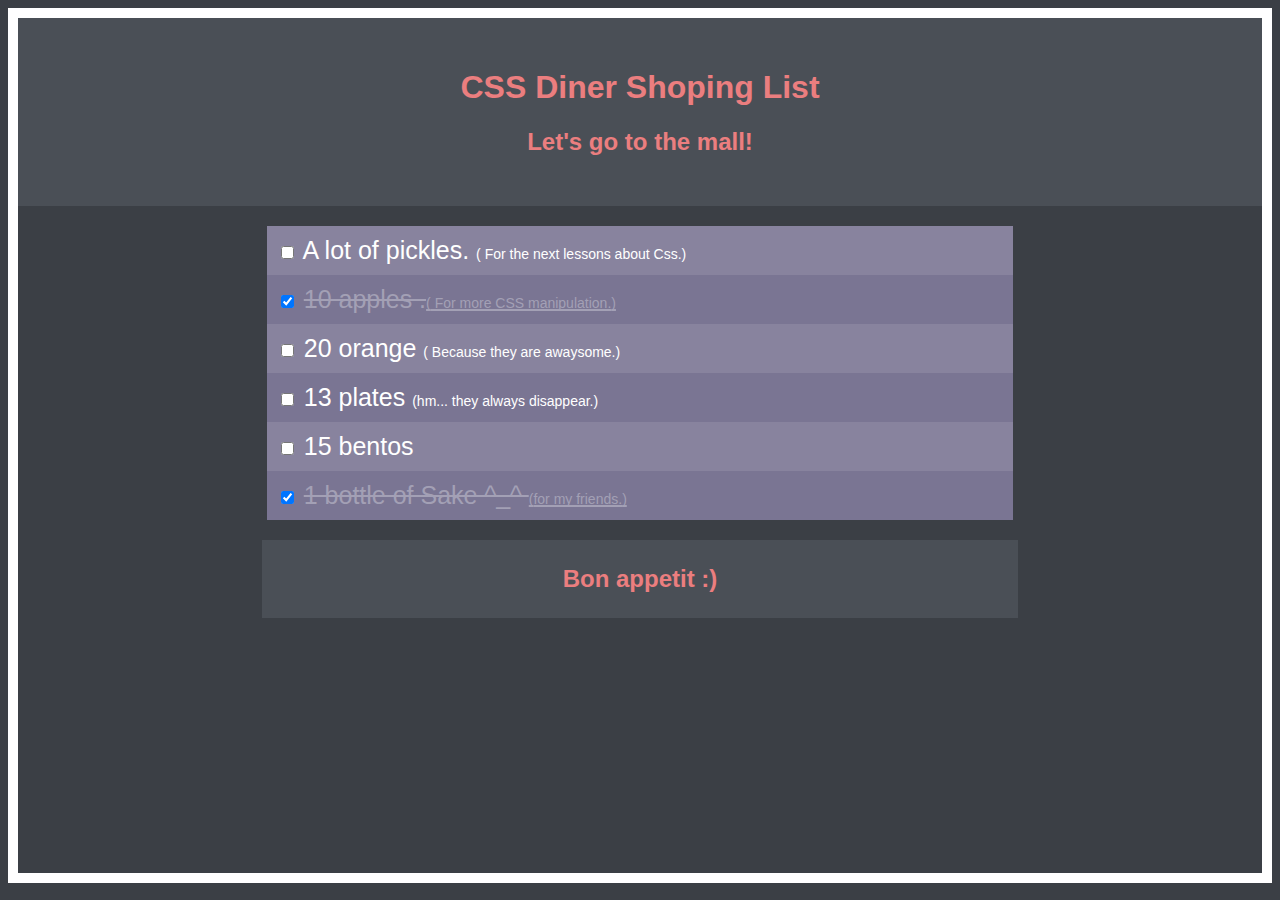
<file: css-diner-shoping-list/shopinglist.html>
<!DOCTYPE html>
<html lang="en">
<head>
	<meta charset="UTF-8">
	<title>CSS Diner Shoping List</title>
	<link href="style.css" rel="stylesheet">
	<link href="favicon.png" rel="favicon" type="favicon.png">
	<meta name="keywords" content="diner, shoping, list">
	<meta name="description" content="shoping list for diner">
</head>
<body>
	<header>
		<h1>CSS Diner Shoping List</h1>
		<h2>Let's go to the mall!</h2>
	</header>
	<section>
		<ul>
			<li>
				<label><input type="checkbox">
					<span>A lot of pickles.
						<span> For the next lessons about Css.</span>
					</span>
				</label>
			</li>
			<li>
				<label>
					<input type="checkbox" checked>
					<span>10 apples
						.<span> For more CSS manipulation.</span>
					</span>
				</label>
			</li>
			<li>
				<label>
					<input type="checkbox">
					<span>20 orange
						<span> Because they are awaysome.</span>
					</span>
				</label>
			</li>
			<li>
				<label>
					<input type="checkbox">
					<span>13 plates
						<span>hm... they always disappear.</span>
					</span>
				</label>
			</li>
			<li>
				<label>
					<input type="checkbox">
					<span>15 bentos</span>
				</label>
			</li>
			<li>
				<label>
					<input type="checkbox" checked>
					<span>1 bottle of Sake ^_^
						<span>for my friends.</span>
					</span>
				</label>
			</li>
		</ul>
	</section>
	<footer>
		<h2 class="sub-title">Bon appetit :)</h2>
	</footer>
</body>
</html>
</file>
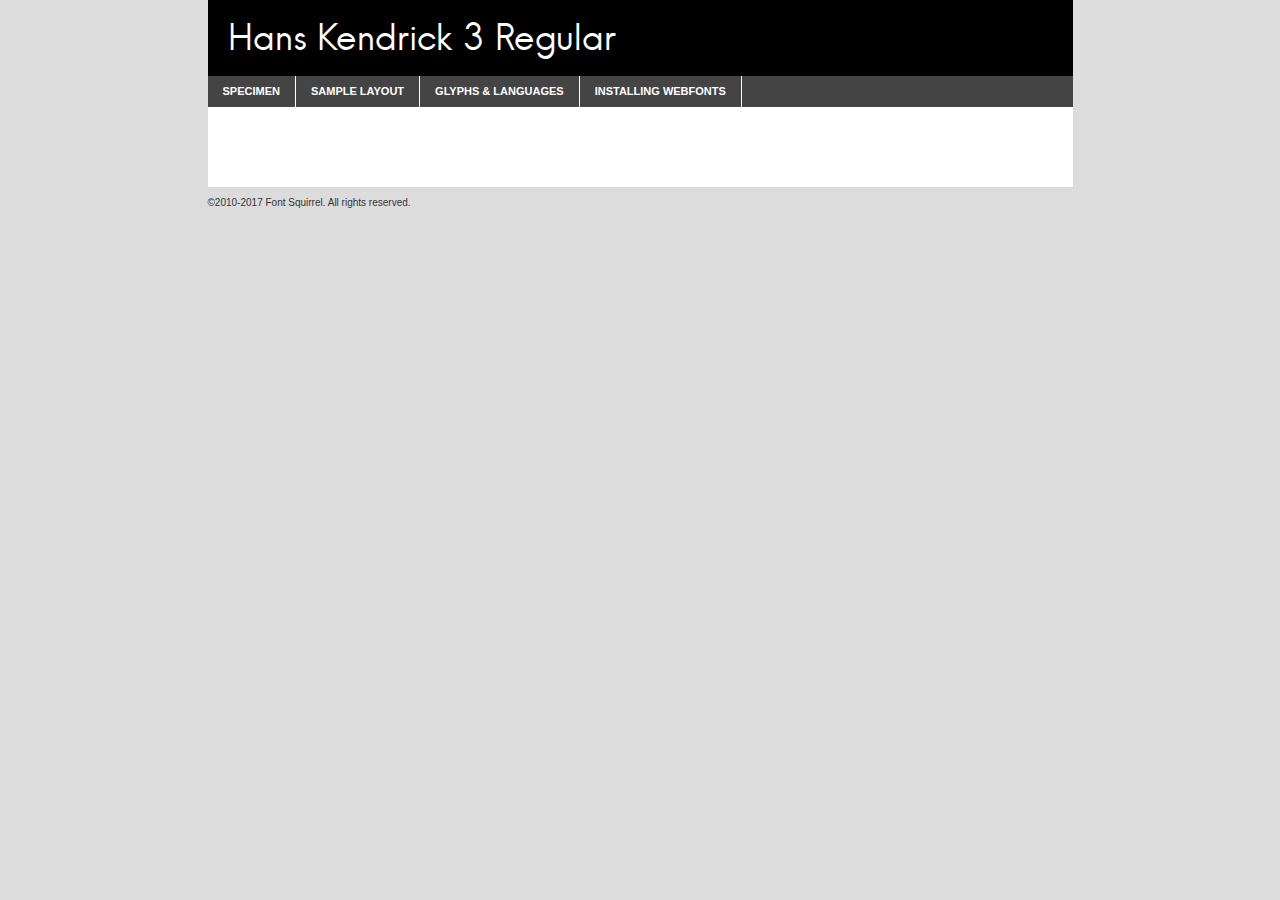
<file: blog grid/fonts/hanskendrick-regular-demo.html>
<!DOCTYPE html PUBLIC "-//W3C//DTD XHTML 1.0 Transitional//EN"
	"http://www.w3.org/TR/xhtml1/DTD/xhtml1-transitional.dtd">

<html xmlns="http://www.w3.org/1999/xhtml" xml:lang="en" lang="en">
<head>
	<meta http-equiv="Content-Type" content="text/html; charset=utf-8" />
	<script src="http://ajax.googleapis.com/ajax/libs/jquery/1.7.2/jquery.min.js" type="text/javascript" charset="utf-8"></script>
	<script type="text/javascript">
	(function($){$.fn.easyTabs=function(option){var param=jQuery.extend({fadeSpeed:"fast",defaultContent:1,activeClass:'active'},option);$(this).each(function(){var thisId="#"+this.id;if(param.defaultContent==''){param.defaultContent=1;}
	if(typeof param.defaultContent=="number")
	{var defaultTab=$(thisId+" .tabs li:eq("+(param.defaultContent-1)+") a").attr('href').substr(1);}else{var defaultTab=param.defaultContent;}
	$(thisId+" .tabs li a").each(function(){var tabToHide=$(this).attr('href').substr(1);$("#"+tabToHide).addClass('easytabs-tab-content');});hideAll();changeContent(defaultTab);function hideAll(){$(thisId+" .easytabs-tab-content").hide();}
	function changeContent(tabId){hideAll();$(thisId+" .tabs li").removeClass(param.activeClass);$(thisId+" .tabs li a[href=#"+tabId+"]").closest('li').addClass(param.activeClass);if(param.fadeSpeed!="none")
	{$(thisId+" #"+tabId).fadeIn(param.fadeSpeed);}else{$(thisId+" #"+tabId).show();}}
	$(thisId+" .tabs li").click(function(){var tabId=$(this).find('a').attr('href').substr(1);changeContent(tabId);return false;});});}})(jQuery);
	</script>
	<link rel="stylesheet" href="specimen_files/specimen_stylesheet.css" type="text/css" charset="utf-8" />
	<link rel="stylesheet" href="stylesheet.css" type="text/css" charset="utf-8" />

	<style type="text/css">
					body{
				font-family: 'hans_kendrick_3regular';
							}
		</style>

	<title>Hans Kendrick 3 Regular Specimen</title>
	
	
	<script type="text/javascript" charset="utf-8">
		$(document).ready(function() {
			$('#container').easyTabs({defaultContent:1});
		});
	</script>
</head>

<body>
<div id="container">
	<div id="header">
		Hans Kendrick 3 Regular	</div>
	<ul class="tabs">
		<li><a href="#specimen">Specimen</a></li>
		<li><a href="#layout">Sample Layout</a></li>
				<li><a href="#glyphs">Glyphs &amp; Languages</a></li>
		<li><a href="#installing">Installing Webfonts</a></li>
		
	</ul>
	
	<div id="main_content">

		
			<div id="specimen">
		
				<div class="section">
					<div class="grid12 firstcol">
						<div class="huge">AaBb</div>
					</div>
				</div>
		
				<div class="section">
					<div class="glyph_range">A&#x200B;B&#x200b;C&#x200b;D&#x200b;E&#x200b;F&#x200b;G&#x200b;H&#x200b;I&#x200b;J&#x200b;K&#x200b;L&#x200b;M&#x200b;N&#x200b;O&#x200b;P&#x200b;Q&#x200b;R&#x200b;S&#x200b;T&#x200b;U&#x200b;V&#x200b;W&#x200b;X&#x200b;Y&#x200b;Z&#x200b;a&#x200b;b&#x200b;c&#x200b;d&#x200b;e&#x200b;f&#x200b;g&#x200b;h&#x200b;i&#x200b;j&#x200b;k&#x200b;l&#x200b;m&#x200b;n&#x200b;o&#x200b;p&#x200b;q&#x200b;r&#x200b;s&#x200b;t&#x200b;u&#x200b;v&#x200b;w&#x200b;x&#x200b;y&#x200b;z&#x200b;1&#x200b;2&#x200b;3&#x200b;4&#x200b;5&#x200b;6&#x200b;7&#x200b;8&#x200b;9&#x200b;0&#x200b;&amp;&#x200b;.&#x200b;,&#x200b;?&#x200b;!&#x200b;&#64;&#x200b;(&#x200b;)&#x200b;#&#x200b;$&#x200b;%&#x200b;*&#x200b;+&#x200b;-&#x200b;=&#x200b;:&#x200b;;</div>
				</div>
				<div class="section">
					<div class="grid12 firstcol">
						<table class="sample_table">
							<tr><td>10</td><td class="size10">abcdefghijklmnopqrstuvwxyzABCDEFGHIJKLMNOPQRSTUVWXYZ0123456789abcdefghijklmnopqrstuvwxyzABCDEFGHIJKLMNOPQRSTUVWXYZ0123456789abcdefghijklmnopqrstuvwxyzABCDEFGHIJKLMNOPQRSTUVWXYZ</td></tr>
							<tr><td>11</td><td class="size11">abcdefghijklmnopqrstuvwxyzABCDEFGHIJKLMNOPQRSTUVWXYZ0123456789abcdefghijklmnopqrstuvwxyzABCDEFGHIJKLMNOPQRSTUVWXYZ0123456789abcdefghijklmnopqrstuvwxyzABCDEFGHIJKLMNOPQRSTUVWXYZ</td></tr>
							<tr><td>12</td><td class="size12">abcdefghijklmnopqrstuvwxyzABCDEFGHIJKLMNOPQRSTUVWXYZ0123456789abcdefghijklmnopqrstuvwxyzABCDEFGHIJKLMNOPQRSTUVWXYZ0123456789abcdefghijklmnopqrstuvwxyzABCDEFGHIJKLMNOPQRSTUVWXYZ</td></tr>
							<tr><td>13</td><td class="size13">abcdefghijklmnopqrstuvwxyzABCDEFGHIJKLMNOPQRSTUVWXYZ0123456789abcdefghijklmnopqrstuvwxyzABCDEFGHIJKLMNOPQRSTUVWXYZ0123456789abcdefghijklmnopqrstuvwxyzABCDEFGHIJKLMNOPQRSTUVWXYZ</td></tr>
							<tr><td>14</td><td class="size14">abcdefghijklmnopqrstuvwxyzABCDEFGHIJKLMNOPQRSTUVWXYZ0123456789abcdefghijklmnopqrstuvwxyzABCDEFGHIJKLMNOPQRSTUVWXYZ0123456789abcdefghijklmnopqrstuvwxyzABCDEFGHIJKLMNOPQRSTUVWXYZ</td></tr>
							<tr><td>16</td><td class="size16">abcdefghijklmnopqrstuvwxyzABCDEFGHIJKLMNOPQRSTUVWXYZ0123456789abcdefghijklmnopqrstuvwxyzABCDEFGHIJKLMNOPQRSTUVWXYZ</td></tr>
							<tr><td>18</td><td class="size18">abcdefghijklmnopqrstuvwxyzABCDEFGHIJKLMNOPQRSTUVWXYZ0123456789abcdefghijklmnopqrstuvwxyzABCDEFGHIJKLMNOPQRSTUVWXYZ</td></tr>
							<tr><td>20</td><td class="size20">abcdefghijklmnopqrstuvwxyzABCDEFGHIJKLMNOPQRSTUVWXYZ0123456789abcdefghijklmnopqrstuvwxyzABCDEFGHIJKLMNOPQRSTUVWXYZ</td></tr>
							<tr><td>24</td><td class="size24">abcdefghijklmnopqrstuvwxyzABCDEFGHIJKLMNOPQRSTUVWXYZ0123456789abcdefghijklmnopqrstuvwxyzABCDEFGHIJKLMNOPQRSTUVWXYZ</td></tr>
							<tr><td>30</td><td class="size30">abcdefghijklmnopqrstuvwxyzABCDEFGHIJKLMNOPQRSTUVWXYZ0123456789abcdefghijklmnopqrstuvwxyzABCDEFGHIJKLMNOPQRSTUVWXYZ</td></tr>
							<tr><td>36</td><td class="size36">abcdefghijklmnopqrstuvwxyzABCDEFGHIJKLMNOPQRSTUVWXYZ0123456789abcdefghijklmnopqrstuvwxyzABCDEFGHIJKLMNOPQRSTUVWXYZ</td></tr>
							<tr><td>48</td><td class="size48">abcdefghijklmnopqrstuvwxyzABCDEFGHIJKLMNOPQRSTUVWXYZ0123456789abcdefghijklmnopqrstuvwxyzABCDEFGHIJKLMNOPQRSTUVWXYZ</td></tr>
							<tr><td>60</td><td class="size60">abcdefghijklmnopqrstuvwxyzABCDEFGHIJKLMNOPQRSTUVWXYZ0123456789abcdefghijklmnopqrstuvwxyzABCDEFGHIJKLMNOPQRSTUVWXYZ</td></tr>
							<tr><td>72</td><td class="size72">abcdefghijklmnopqrstuvwxyzABCDEFGHIJKLMNOPQRSTUVWXYZ0123456789abcdefghijklmnopqrstuvwxyzABCDEFGHIJKLMNOPQRSTUVWXYZ</td></tr>
							<tr><td>90</td><td class="size90">abcdefghijklmnopqrstuvwxyzABCDEFGHIJKLMNOPQRSTUVWXYZ0123456789abcdefghijklmnopqrstuvwxyzABCDEFGHIJKLMNOPQRSTUVWXYZ</td></tr>
						</table>
				
					</div>
			
				</div>
		
		
		
								<div class="section" id="bodycomparison">


										<div id="xheight">
				<div class="fontbody">&#x25FC;&#x25FC;&#x25FC;&#x25FC;&#x25FC;&#x25FC;&#x25FC;&#x25FC;&#x25FC;&#x25FC;&#x25FC;&#x25FC;&#x25FC;&#x25FC;&#x25FC;&#x25FC;&#x25FC;&#x25FC;&#x25FC;&#x25FC;&#x25FC;&#x25FC;&#x25FC;&#x25FC;&#x25FC;&#x25FC;&#x25FC;&#x25FC;&#x25FC;&#x25FC;&#x25FC;&#x25FC;&#x25FC;&#x25FC;&#x25FC;&#x25FC;&#x25FC;&#x25FC;&#x25FC;&#x25FC;&#x25FC;&#x25FC;&#x25FC;&#x25FC;&#x25FC;&#x25FC;&#x25FC;&#x25FC;&#x25FC;&#x25FC;&#x25FC;&#x25FC;&#x25FC;&#x25FC;&#x25FC;&#x25FC;&#x25FC;&#x25FC;&#x25FC;&#x25FC;&#x25FC;&#x25FC;&#x25FC;&#x25FC;&#x25FC;&#x25FC;&#x25FC;&#x25FC;&#x25FC;&#x25FC;&#x25FC;&#x25FC;&#x25FC;&#x25FC;&#x25FC;&#x25FC;&#x25FC;&#x25FC;&#x25FC;&#x25FC;&#x25FC;&#x25FC;&#x25FC;&#x25FC;&#x25FC;&#x25FC;&#x25FC;&#x25FC;&#x25FC;&#x25FC;&#x25FC;&#x25FC;&#x25FC;&#x25FC;&#x25FC;&#x25FC;&#x25FC;&#x25FC;&#x25FC;body</div><div class="arialbody">body</div><div class="verdanabody">body</div><div class="georgiabody">body</div></div>
										<div class="fontbody" style="z-index:1">
											body<span>Hans Kendrick 3 Regular</span>
										</div>
										<div class="arialbody" style="z-index:1">
											body<span>Arial</span>
										</div>
										<div class="verdanabody" style="z-index:1">
											body<span>Verdana</span>
										</div>
										<div class="georgiabody" style="z-index:1">
											body<span>Georgia</span>
										</div>



								</div>
		
		
				<div class="section psample psample_row1" id="">
					
					<div class="grid2 firstcol">
						<p class="size10"><span>10.</span>Aenean lacinia bibendum nulla sed consectetur. Fusce dapibus, tellus ac cursus commodo, tortor mauris condimentum nibh, ut fermentum massa justo sit amet risus. Nullam id dolor id nibh ultricies vehicula ut id elit. Cum sociis natoque penatibus et magnis dis parturient montes, nascetur ridiculus mus. Nulla vitae elit libero, a pharetra augue.</p>
			
					</div>
					<div class="grid3">
						<p class="size11"><span>11.</span>Aenean lacinia bibendum nulla sed consectetur. Fusce dapibus, tellus ac cursus commodo, tortor mauris condimentum nibh, ut fermentum massa justo sit amet risus. Nullam id dolor id nibh ultricies vehicula ut id elit. Cum sociis natoque penatibus et magnis dis parturient montes, nascetur ridiculus mus. Nulla vitae elit libero, a pharetra augue.</p>
			
					</div>
					<div class="grid3">
						<p class="size12"><span>12.</span>Aenean lacinia bibendum nulla sed consectetur. Fusce dapibus, tellus ac cursus commodo, tortor mauris condimentum nibh, ut fermentum massa justo sit amet risus. Nullam id dolor id nibh ultricies vehicula ut id elit. Cum sociis natoque penatibus et magnis dis parturient montes, nascetur ridiculus mus. Nulla vitae elit libero, a pharetra augue.</p>
			
					</div>
					<div class="grid4">
						<p class="size13"><span>13.</span>Aenean lacinia bibendum nulla sed consectetur. Fusce dapibus, tellus ac cursus commodo, tortor mauris condimentum nibh, ut fermentum massa justo sit amet risus. Nullam id dolor id nibh ultricies vehicula ut id elit. Cum sociis natoque penatibus et magnis dis parturient montes, nascetur ridiculus mus. Nulla vitae elit libero, a pharetra augue.</p>
			
					</div>
					<div class="white_blend"></div>
					
				</div>
				<div class="section psample psample_row2" id="">
					<div class="grid3 firstcol">
						<p class="size14"><span>14.</span>Aenean lacinia bibendum nulla sed consectetur. Fusce dapibus, tellus ac cursus commodo, tortor mauris condimentum nibh, ut fermentum massa justo sit amet risus. Nullam id dolor id nibh ultricies vehicula ut id elit. Cum sociis natoque penatibus et magnis dis parturient montes, nascetur ridiculus mus. Nulla vitae elit libero, a pharetra augue.</p>
			
					</div>
					<div class="grid4">
						<p class="size16"><span>16.</span>Aenean lacinia bibendum nulla sed consectetur. Fusce dapibus, tellus ac cursus commodo, tortor mauris condimentum nibh, ut fermentum massa justo sit amet risus. Nullam id dolor id nibh ultricies vehicula ut id elit. Cum sociis natoque penatibus et magnis dis parturient montes, nascetur ridiculus mus. Nulla vitae elit libero, a pharetra augue.</p>
			
					</div>
					<div class="grid5">
						<p class="size18"><span>18.</span>Aenean lacinia bibendum nulla sed consectetur. Fusce dapibus, tellus ac cursus commodo, tortor mauris condimentum nibh, ut fermentum massa justo sit amet risus. Nullam id dolor id nibh ultricies vehicula ut id elit. Cum sociis natoque penatibus et magnis dis parturient montes, nascetur ridiculus mus. Nulla vitae elit libero, a pharetra augue.</p>
			
					</div>

					<div class="white_blend"></div>

				</div>
				
				<div class="section psample psample_row3" id="">
					<div class="grid5 firstcol">
						<p class="size20"><span>20.</span>Aenean lacinia bibendum nulla sed consectetur. Fusce dapibus, tellus ac cursus commodo, tortor mauris condimentum nibh, ut fermentum massa justo sit amet risus. Nullam id dolor id nibh ultricies vehicula ut id elit. Cum sociis natoque penatibus et magnis dis parturient montes, nascetur ridiculus mus. Nulla vitae elit libero, a pharetra augue.</p>
					</div>
					<div class="grid7">
						<p class="size24"><span>24.</span>Aenean lacinia bibendum nulla sed consectetur. Fusce dapibus, tellus ac cursus commodo, tortor mauris condimentum nibh, ut fermentum massa justo sit amet risus. Nullam id dolor id nibh ultricies vehicula ut id elit. Cum sociis natoque penatibus et magnis dis parturient montes, nascetur ridiculus mus. Nulla vitae elit libero, a pharetra augue.</p>
					</div>
					
					<div class="white_blend"></div>
					
				</div>
				
				<div class="section psample psample_row4" id="">
					<div class="grid12 firstcol">
						<p class="size30"><span>30.</span>Aenean lacinia bibendum nulla sed consectetur. Fusce dapibus, tellus ac cursus commodo, tortor mauris condimentum nibh, ut fermentum massa justo sit amet risus. Nullam id dolor id nibh ultricies vehicula ut id elit. Cum sociis natoque penatibus et magnis dis parturient montes, nascetur ridiculus mus. Nulla vitae elit libero, a pharetra augue.</p>
					</div>
					<div class="white_blend"></div>
					
				</div>
				
				
				
				<div class="section psample psample_row1 fullreverse">
					<div class="grid2 firstcol">
						<p class="size10"><span>10.</span>Aenean lacinia bibendum nulla sed consectetur. Fusce dapibus, tellus ac cursus commodo, tortor mauris condimentum nibh, ut fermentum massa justo sit amet risus. Nullam id dolor id nibh ultricies vehicula ut id elit. Cum sociis natoque penatibus et magnis dis parturient montes, nascetur ridiculus mus. Nulla vitae elit libero, a pharetra augue.</p>
			
					</div>
					<div class="grid3">
						<p class="size11"><span>11.</span>Aenean lacinia bibendum nulla sed consectetur. Fusce dapibus, tellus ac cursus commodo, tortor mauris condimentum nibh, ut fermentum massa justo sit amet risus. Nullam id dolor id nibh ultricies vehicula ut id elit. Cum sociis natoque penatibus et magnis dis parturient montes, nascetur ridiculus mus. Nulla vitae elit libero, a pharetra augue.</p>
			
					</div>
					<div class="grid3">
						<p class="size12"><span>12.</span>Aenean lacinia bibendum nulla sed consectetur. Fusce dapibus, tellus ac cursus commodo, tortor mauris condimentum nibh, ut fermentum massa justo sit amet risus. Nullam id dolor id nibh ultricies vehicula ut id elit. Cum sociis natoque penatibus et magnis dis parturient montes, nascetur ridiculus mus. Nulla vitae elit libero, a pharetra augue.</p>
			
					</div>
					<div class="grid4">
						<p class="size13"><span>13.</span>Aenean lacinia bibendum nulla sed consectetur. Fusce dapibus, tellus ac cursus commodo, tortor mauris condimentum nibh, ut fermentum massa justo sit amet risus. Nullam id dolor id nibh ultricies vehicula ut id elit. Cum sociis natoque penatibus et magnis dis parturient montes, nascetur ridiculus mus. Nulla vitae elit libero, a pharetra augue.</p>
			
					</div>
					<div class="black_blend"></div>
					
				</div>
				
				<div class="section psample psample_row2 fullreverse">
					<div class="grid3 firstcol">
						<p class="size14"><span>14.</span>Aenean lacinia bibendum nulla sed consectetur. Fusce dapibus, tellus ac cursus commodo, tortor mauris condimentum nibh, ut fermentum massa justo sit amet risus. Nullam id dolor id nibh ultricies vehicula ut id elit. Cum sociis natoque penatibus et magnis dis parturient montes, nascetur ridiculus mus. Nulla vitae elit libero, a pharetra augue.</p>
			
					</div>
					<div class="grid4">
						<p class="size16"><span>16.</span>Aenean lacinia bibendum nulla sed consectetur. Fusce dapibus, tellus ac cursus commodo, tortor mauris condimentum nibh, ut fermentum massa justo sit amet risus. Nullam id dolor id nibh ultricies vehicula ut id elit. Cum sociis natoque penatibus et magnis dis parturient montes, nascetur ridiculus mus. Nulla vitae elit libero, a pharetra augue.</p>
			
					</div>
					<div class="grid5">
						<p class="size18"><span>18.</span>Aenean lacinia bibendum nulla sed consectetur. Fusce dapibus, tellus ac cursus commodo, tortor mauris condimentum nibh, ut fermentum massa justo sit amet risus. Nullam id dolor id nibh ultricies vehicula ut id elit. Cum sociis natoque penatibus et magnis dis parturient montes, nascetur ridiculus mus. Nulla vitae elit libero, a pharetra augue.</p>
			
					</div>
					<div class="black_blend"></div>

				</div>
				
				<div class="section psample fullreverse psample_row3" id="">
					<div class="grid5 firstcol">
						<p class="size20"><span>20.</span>Aenean lacinia bibendum nulla sed consectetur. Fusce dapibus, tellus ac cursus commodo, tortor mauris condimentum nibh, ut fermentum massa justo sit amet risus. Nullam id dolor id nibh ultricies vehicula ut id elit. Cum sociis natoque penatibus et magnis dis parturient montes, nascetur ridiculus mus. Nulla vitae elit libero, a pharetra augue.</p>
					</div>
					<div class="grid7">
						<p class="size24"><span>24.</span>Aenean lacinia bibendum nulla sed consectetur. Fusce dapibus, tellus ac cursus commodo, tortor mauris condimentum nibh, ut fermentum massa justo sit amet risus. Nullam id dolor id nibh ultricies vehicula ut id elit. Cum sociis natoque penatibus et magnis dis parturient montes, nascetur ridiculus mus. Nulla vitae elit libero, a pharetra augue.</p>
					</div>
					
					<div class="black_blend"></div>
					
				</div>
				
				<div class="section psample fullreverse psample_row4" id="" style="border-bottom: 20px #000 solid;">
					<div class="grid12 firstcol">
						<p class="size30"><span>30.</span>Aenean lacinia bibendum nulla sed consectetur. Fusce dapibus, tellus ac cursus commodo, tortor mauris condimentum nibh, ut fermentum massa justo sit amet risus. Nullam id dolor id nibh ultricies vehicula ut id elit. Cum sociis natoque penatibus et magnis dis parturient montes, nascetur ridiculus mus. Nulla vitae elit libero, a pharetra augue.</p>
					</div>
					<div class="black_blend"></div>
					
				</div>
				
				
				
				
			</div>
			
			<div id="layout">
				
				<div class="section">
					
					<div class="grid12 firstcol">
						<h1>Lorem Ipsum Dolor</h1>
						<h2>Etiam porta sem malesuada magna mollis euismod</h2>
						
						<p class="byline">By <a href="#link">Aenean Lacinia</a></p>
					</div>
				</div>
				<div class="section">
					<div class="grid8 firstcol">
						<p class="large">Donec sed odio dui. Morbi leo risus, porta ac consectetur ac, vestibulum at eros. Fusce dapibus, tellus ac cursus commodo, tortor mauris condimentum nibh, ut fermentum massa justo sit amet risus. </p>

						
						<h3>Pellentesque ornare sem</h3>

						<p>Maecenas sed diam eget risus varius blandit sit amet non magna. Maecenas faucibus mollis interdum. Donec ullamcorper nulla non metus auctor fringilla. Nullam id dolor id nibh ultricies vehicula ut id elit. Nullam id dolor id nibh ultricies vehicula ut id elit. </p>

						<p>Aenean eu leo quam. Pellentesque ornare sem lacinia quam venenatis vestibulum. Lorem ipsum dolor sit amet, consectetur adipiscing elit. Cum sociis natoque penatibus et magnis dis parturient montes, nascetur ridiculus mus. </p>

						<p>Nulla vitae elit libero, a pharetra augue. Praesent commodo cursus magna, vel scelerisque nisl consectetur et. Aenean lacinia bibendum nulla sed consectetur. </p>

						<p>Nullam quis risus eget urna mollis ornare vel eu leo. Nullam quis risus eget urna mollis ornare vel eu leo. Maecenas sed diam eget risus varius blandit sit amet non magna. Donec ullamcorper nulla non metus auctor fringilla. </p>

						<h3>Cras mattis consectetur</h3>

						<p>Aenean eu leo quam. Pellentesque ornare sem lacinia quam venenatis vestibulum. Aenean lacinia bibendum nulla sed consectetur. Integer posuere erat a ante venenatis dapibus posuere velit aliquet. Cras mattis consectetur purus sit amet fermentum. </p>

						<p>Nullam id dolor id nibh ultricies vehicula ut id elit. Nullam quis risus eget urna mollis ornare vel eu leo. Cras mattis consectetur purus sit amet fermentum.</p>
					</div>
					
					<div class="grid4 sidebar">
						
						<div class="box reverse">
							<p class="last">Nullam quis risus eget urna mollis ornare vel eu leo. Donec ullamcorper nulla non metus auctor fringilla. Cras mattis consectetur purus sit amet fermentum. Sed posuere consectetur est at lobortis. Lorem ipsum dolor sit amet, consectetur adipiscing elit. </p>
						</div>
						
						<p class="caption">Maecenas sed diam eget risus varius.</p>

						<p>Vestibulum id ligula porta felis euismod semper. Integer posuere erat a ante venenatis dapibus posuere velit aliquet. Vestibulum id ligula porta felis euismod semper. Sed posuere consectetur est at lobortis. Maecenas sed diam eget risus varius blandit sit amet non magna. Fusce dapibus, tellus ac cursus commodo, tortor mauris condimentum nibh, ut fermentum massa justo sit amet risus. </p>

					

						<p>Duis mollis, est non commodo luctus, nisi erat porttitor ligula, eget lacinia odio sem nec elit. Aenean lacinia bibendum nulla sed consectetur. Vivamus sagittis lacus vel augue laoreet rutrum faucibus dolor auctor. Aenean lacinia bibendum nulla sed consectetur. Nullam quis risus eget urna mollis ornare vel eu leo. </p>

						<p>Praesent commodo cursus magna, vel scelerisque nisl consectetur et. Donec ullamcorper nulla non metus auctor fringilla. Maecenas faucibus mollis interdum. Fusce dapibus, tellus ac cursus commodo, tortor mauris condimentum nibh, ut fermentum massa justo sit amet risus. </p>

					</div>
				</div>
				
			</div>


			



		<div id="glyphs">
			<div class="section">
				<div class="grid12 firstcol">
			
				<h1>Language Support</h1>
				<p>The subset of Hans Kendrick 3 Regular in this kit supports the following languages:<br />
			
					Basque, English, Finnish, Arrernte, Bislama, Cebuano, Fijian, Gilbertese, Hmong, Hopi, Ibanag, Iloko_ilokano, Indonesian, Interglossa_glosa, Interlingua, Lojban, Manx, Norfolk_pitcairnese, Oromo, Potawatomi, Rotokas, Sardinian, Seychelles_creole, Shona, Somali, Southern_ndebele, Swahili, Swati_swazi, Tagalog_filipino_pilipino, Tok_pisin, Uyghur_latinized, Volapuk, Warlpiri, Xhosa, Zulu, Latinbasic, Ubasic, Demo				</p>
				<h1>Glyph Chart</h1>
				<p>The subset of Hans Kendrick 3 Regular in this kit includes all the glyphs listed below. Unicode entities are included above each glyph to help you insert individual characters into your layout.</p>
				<div id="glyph_chart">
			
																				 <div><p>&amp;#32;</p>&#32;</div>
																				 <div><p>&amp;#33;</p>&#33;</div>
																				 <div><p>&amp;#34;</p>&#34;</div>
																				 <div><p>&amp;#35;</p>&#35;</div>
																				 <div><p>&amp;#36;</p>&#36;</div>
																				 <div><p>&amp;#37;</p>&#37;</div>
																				 <div><p>&amp;#38;</p>&#38;</div>
																				 <div><p>&amp;#39;</p>&#39;</div>
																				 <div><p>&amp;#40;</p>&#40;</div>
																				 <div><p>&amp;#41;</p>&#41;</div>
																				 <div><p>&amp;#42;</p>&#42;</div>
																				 <div><p>&amp;#43;</p>&#43;</div>
																				 <div><p>&amp;#44;</p>&#44;</div>
																				 <div><p>&amp;#45;</p>&#45;</div>
																				 <div><p>&amp;#46;</p>&#46;</div>
																				 <div><p>&amp;#47;</p>&#47;</div>
																				 <div><p>&amp;#48;</p>&#48;</div>
																				 <div><p>&amp;#49;</p>&#49;</div>
																				 <div><p>&amp;#50;</p>&#50;</div>
																				 <div><p>&amp;#51;</p>&#51;</div>
																				 <div><p>&amp;#52;</p>&#52;</div>
																				 <div><p>&amp;#53;</p>&#53;</div>
																				 <div><p>&amp;#54;</p>&#54;</div>
																				 <div><p>&amp;#55;</p>&#55;</div>
																				 <div><p>&amp;#56;</p>&#56;</div>
																				 <div><p>&amp;#57;</p>&#57;</div>
																				 <div><p>&amp;#58;</p>&#58;</div>
																				 <div><p>&amp;#59;</p>&#59;</div>
																				 <div><p>&amp;#60;</p>&#60;</div>
																				 <div><p>&amp;#61;</p>&#61;</div>
																				 <div><p>&amp;#62;</p>&#62;</div>
																				 <div><p>&amp;#63;</p>&#63;</div>
																				 <div><p>&amp;#64;</p>&#64;</div>
																				 <div><p>&amp;#65;</p>&#65;</div>
																				 <div><p>&amp;#66;</p>&#66;</div>
																				 <div><p>&amp;#67;</p>&#67;</div>
																				 <div><p>&amp;#68;</p>&#68;</div>
																				 <div><p>&amp;#69;</p>&#69;</div>
																				 <div><p>&amp;#70;</p>&#70;</div>
																				 <div><p>&amp;#71;</p>&#71;</div>
																				 <div><p>&amp;#72;</p>&#72;</div>
																				 <div><p>&amp;#73;</p>&#73;</div>
																				 <div><p>&amp;#74;</p>&#74;</div>
																				 <div><p>&amp;#75;</p>&#75;</div>
																				 <div><p>&amp;#76;</p>&#76;</div>
																				 <div><p>&amp;#77;</p>&#77;</div>
																				 <div><p>&amp;#78;</p>&#78;</div>
																				 <div><p>&amp;#79;</p>&#79;</div>
																				 <div><p>&amp;#80;</p>&#80;</div>
																				 <div><p>&amp;#81;</p>&#81;</div>
																				 <div><p>&amp;#82;</p>&#82;</div>
																				 <div><p>&amp;#83;</p>&#83;</div>
																				 <div><p>&amp;#84;</p>&#84;</div>
																				 <div><p>&amp;#85;</p>&#85;</div>
																				 <div><p>&amp;#86;</p>&#86;</div>
																				 <div><p>&amp;#87;</p>&#87;</div>
																				 <div><p>&amp;#88;</p>&#88;</div>
																				 <div><p>&amp;#89;</p>&#89;</div>
																				 <div><p>&amp;#90;</p>&#90;</div>
																				 <div><p>&amp;#91;</p>&#91;</div>
																				 <div><p>&amp;#92;</p>&#92;</div>
																				 <div><p>&amp;#93;</p>&#93;</div>
																				 <div><p>&amp;#94;</p>&#94;</div>
																				 <div><p>&amp;#95;</p>&#95;</div>
																				 <div><p>&amp;#96;</p>&#96;</div>
																				 <div><p>&amp;#97;</p>&#97;</div>
																				 <div><p>&amp;#98;</p>&#98;</div>
																				 <div><p>&amp;#99;</p>&#99;</div>
																				 <div><p>&amp;#100;</p>&#100;</div>
																				 <div><p>&amp;#101;</p>&#101;</div>
																				 <div><p>&amp;#102;</p>&#102;</div>
																				 <div><p>&amp;#103;</p>&#103;</div>
																				 <div><p>&amp;#104;</p>&#104;</div>
																				 <div><p>&amp;#105;</p>&#105;</div>
																				 <div><p>&amp;#106;</p>&#106;</div>
																				 <div><p>&amp;#107;</p>&#107;</div>
																				 <div><p>&amp;#108;</p>&#108;</div>
																				 <div><p>&amp;#109;</p>&#109;</div>
																				 <div><p>&amp;#110;</p>&#110;</div>
																				 <div><p>&amp;#111;</p>&#111;</div>
																				 <div><p>&amp;#112;</p>&#112;</div>
																				 <div><p>&amp;#113;</p>&#113;</div>
																				 <div><p>&amp;#114;</p>&#114;</div>
																				 <div><p>&amp;#115;</p>&#115;</div>
																				 <div><p>&amp;#116;</p>&#116;</div>
																				 <div><p>&amp;#117;</p>&#117;</div>
																				 <div><p>&amp;#118;</p>&#118;</div>
																				 <div><p>&amp;#119;</p>&#119;</div>
																				 <div><p>&amp;#120;</p>&#120;</div>
																				 <div><p>&amp;#121;</p>&#121;</div>
																				 <div><p>&amp;#122;</p>&#122;</div>
																				 <div><p>&amp;#123;</p>&#123;</div>
																				 <div><p>&amp;#124;</p>&#124;</div>
																				 <div><p>&amp;#125;</p>&#125;</div>
																				 <div><p>&amp;#126;</p>&#126;</div>
																				 <div><p>&amp;#160;</p>&#160;</div>
																				 <div><p>&amp;#166;</p>&#166;</div>
																				 <div><p>&amp;#168;</p>&#168;</div>
																				 <div><p>&amp;#169;</p>&#169;</div>
																				 <div><p>&amp;#173;</p>&#173;</div>
																				 <div><p>&amp;#174;</p>&#174;</div>
																				 <div><p>&amp;#176;</p>&#176;</div>
																				 <div><p>&amp;#180;</p>&#180;</div>
																				 <div><p>&amp;#196;</p>&#196;</div>
																				 <div><p>&amp;#197;</p>&#197;</div>
																				 <div><p>&amp;#199;</p>&#199;</div>
																				 <div><p>&amp;#201;</p>&#201;</div>
																				 <div><p>&amp;#209;</p>&#209;</div>
																				 <div><p>&amp;#214;</p>&#214;</div>
																				 <div><p>&amp;#215;</p>&#215;</div>
																				 <div><p>&amp;#216;</p>&#216;</div>
																				 <div><p>&amp;#220;</p>&#220;</div>
																				 <div><p>&amp;#224;</p>&#224;</div>
																				 <div><p>&amp;#225;</p>&#225;</div>
																				 <div><p>&amp;#226;</p>&#226;</div>
																				 <div><p>&amp;#227;</p>&#227;</div>
																				 <div><p>&amp;#228;</p>&#228;</div>
																				 <div><p>&amp;#229;</p>&#229;</div>
																				 <div><p>&amp;#231;</p>&#231;</div>
																				 <div><p>&amp;#232;</p>&#232;</div>
																				 <div><p>&amp;#233;</p>&#233;</div>
																				 <div><p>&amp;#234;</p>&#234;</div>
																				 <div><p>&amp;#235;</p>&#235;</div>
																				 <div><p>&amp;#236;</p>&#236;</div>
																				 <div><p>&amp;#237;</p>&#237;</div>
																				 <div><p>&amp;#238;</p>&#238;</div>
																				 <div><p>&amp;#239;</p>&#239;</div>
																				 <div><p>&amp;#241;</p>&#241;</div>
																				 <div><p>&amp;#242;</p>&#242;</div>
																				 <div><p>&amp;#243;</p>&#243;</div>
																				 <div><p>&amp;#244;</p>&#244;</div>
																				 <div><p>&amp;#245;</p>&#245;</div>
																				 <div><p>&amp;#246;</p>&#246;</div>
																				 <div><p>&amp;#247;</p>&#247;</div>
																				 <div><p>&amp;#249;</p>&#249;</div>
																				 <div><p>&amp;#250;</p>&#250;</div>
																				 <div><p>&amp;#251;</p>&#251;</div>
																				 <div><p>&amp;#252;</p>&#252;</div>
																				 <div><p>&amp;#710;</p>&#710;</div>
																				 <div><p>&amp;#732;</p>&#732;</div>
																				 <div><p>&amp;#8192;</p>&#8192;</div>
																				 <div><p>&amp;#8193;</p>&#8193;</div>
																				 <div><p>&amp;#8194;</p>&#8194;</div>
																				 <div><p>&amp;#8195;</p>&#8195;</div>
																				 <div><p>&amp;#8196;</p>&#8196;</div>
																				 <div><p>&amp;#8197;</p>&#8197;</div>
																				 <div><p>&amp;#8198;</p>&#8198;</div>
																				 <div><p>&amp;#8199;</p>&#8199;</div>
																				 <div><p>&amp;#8200;</p>&#8200;</div>
																				 <div><p>&amp;#8201;</p>&#8201;</div>
																				 <div><p>&amp;#8202;</p>&#8202;</div>
																				 <div><p>&amp;#8208;</p>&#8208;</div>
																				 <div><p>&amp;#8209;</p>&#8209;</div>
																				 <div><p>&amp;#8210;</p>&#8210;</div>
																				 <div><p>&amp;#8211;</p>&#8211;</div>
																				 <div><p>&amp;#8212;</p>&#8212;</div>
																				 <div><p>&amp;#8216;</p>&#8216;</div>
																				 <div><p>&amp;#8217;</p>&#8217;</div>
																				 <div><p>&amp;#8220;</p>&#8220;</div>
																				 <div><p>&amp;#8221;</p>&#8221;</div>
																				 <div><p>&amp;#8226;</p>&#8226;</div>
																				 <div><p>&amp;#8239;</p>&#8239;</div>
																				 <div><p>&amp;#8287;</p>&#8287;</div>
																				 <div><p>&amp;#8482;</p>&#8482;</div>
																				 <div><p>&amp;#9724;</p>&#9724;</div>
																																																</div>	
				</div>
		
		
			</div>
		</div>
		
		
		<div id="specs">
			
		</div>
	
		<div id="installing">
			<div class="section">
				<div class="grid7 firstcol">
					<h1>Installing Webfonts</h1>
					
					<p>Webfonts are supported by all major browser platforms but not all in the same way. There are currently four different font formats that must be included in order to target all browsers. This includes TTF, WOFF, EOT and SVG.</p>
					
					<h2>1. Upload your webfonts</h2>
					<p>You must upload your webfont kit to your website. They should be in or near the same directory as your CSS files.</p>
					
					<h2>2. Include the webfont stylesheet</h2>
					<p>A special CSS @font-face declaration helps the various browsers select the appropriate font it needs without causing you a bunch of headaches. Learn more about this syntax by reading the <a href="https://www.fontspring.com/blog/further-hardening-of-the-bulletproof-syntax">Fontspring blog post</a> about it. The code for it is as follows:</p>


<code>
@font-face{ 
	font-family: 'MyWebFont';
	src: url('WebFont.eot');
	src: url('WebFont.eot?#iefix') format('embedded-opentype'),
	     url('WebFont.woff') format('woff'),
	     url('WebFont.ttf') format('truetype'),
	     url('WebFont.svg#webfont') format('svg');
}
</code>

	<p>We've already gone ahead and generated the code for you. All you have to do is link to the stylesheet in your HTML, like this:</p>
	<code>&lt;link rel=&quot;stylesheet&quot; href=&quot;stylesheet.css&quot; type=&quot;text/css&quot; charset=&quot;utf-8&quot; /&gt;</code>

					<h2>3. Modify your own stylesheet</h2>
					<p>To take advantage of your new fonts, you must tell your stylesheet to use them. Look at the original @font-face declaration above and find the property called "font-family." The name linked there will be what you use to reference the font. Prepend that webfont name to the font stack in the "font-family" property, inside the selector you want to change. For example:</p>
<code>p { font-family: 'WebFont', Arial, sans-serif; }</code>

<h2>4. Test</h2>
<p>Getting webfonts to work cross-browser <em>can</em> be tricky. Use the information in the sidebar to help you if you find that fonts aren't loading in a particular browser.</p>
				</div>
				
				<div class="grid5 sidebar">
					<div class="box">
						<h2>Troubleshooting<br />Font-Face Problems</h2>
						<p>Having trouble getting your webfonts to load in your new website? Here are some tips to sort out what might be the problem.</p>

						<h3>Fonts not showing in any browser</h3>

						<p>This sounds like you need to work on the plumbing. You either did not upload the fonts to the correct directory, or you did not link the fonts properly in the CSS. If you've confirmed that all this is correct and you still have a problem, take a look at your .htaccess file and see if requests are getting intercepted.</p>

						<h3>Fonts not loading in iPhone or iPad</h3>

						<p>The most common problem here is that you are serving the fonts from an IIS server. IIS refuses to serve files that have unknown MIME types. If that is the case, you must set the MIME type for SVG to "image/svg+xml" in the server settings. Follow these instructions from Microsoft if you need help.</p>

						<h3>Fonts not loading in Firefox</h3>

						<p>The primary reason for this failure? You are still using a version Firefox older than 3.5. So upgrade already! If that isn't it, then you are very likely serving fonts from a different domain. Firefox requires that all font assets be served from the same domain. Lastly it is possible that you need to add WOFF to your list of MIME types (if you are serving via IIS.)</p>

						<h3>Fonts not loading in IE</h3>

						<p>Are you looking at Internet Explorer on an actual Windows machine or are you cheating by using a service like Adobe BrowserLab? Many of these screenshot services do not render @font-face for IE. Best to test it on a real machine.</p>

						<h3>Fonts not loading in IE9</h3>

						<p>IE9, like Firefox, requires that fonts be served from the same domain as the website. Make sure that is the case.</p>
					</div>
				</div>
			</div>
			
		</div>
	
	</div>
	<div id="footer">
		<p>&copy;2010-2017 Font Squirrel. All rights reserved.</p>
	</div>
</div>
</body>
</html>
</file>
<file: akad_about_us/style.css>
*,
::before,
::after {
	margin: 0;
 	padding: 0;
 	box-sizing: border-box;
}
body {
font: 14px/30px'Open Sans', sans-serif;
color: #60606e;
}
.h2 {
	font: bold 30px/48px 'Montserrat', sans-serif;
	text-transform: uppercase;
	margin: 0;
}
.h3 {
	font: bold 24px/36px 'Montserrat', sans-serif;
	text-transform: uppercase;
}
/* header section */
.header {
	background: url(img/section_1.png);
	background-size: cover;
	background-position: center;
	height: 500px;
	min-width: 1140px;
	padding: 0 calc((100% - 1140px) / 2); /* for fixed 1140px */
}
.header_nav {
	display: flex;
	justify-content: space-between;
}
.header_logo {
	padding: 30px 20px;
	font-size: 18px;
	text-transform: uppercase;
	font-weight: bold;
}
.header_menu {
    border-top: 2px #60606e solid;
    border-bottom: 2px #60606e solid;
    width: 32px;
    height: 18px;
    cursor: pointer;
    position: relative;
    margin-top: 30px;
}
.header_menu:before {
    content: '';
    display: inline-block;
    position: absolute;
    top: 40%;
    left: 0px;
    width: 70%;
    border-top: 2px #60606e solid;
    margin-top: 0;
}
.header_title {
	text-align: center;
	margin: 170px 0 0;
}
.header_pagename {
	font: bold 36px/48px 'Montserrat', sans-serif;
	text-transform: uppercase;
}
.header_subtitle {
	font: bold 14px/48px 'Montserrat', sans-serif;
}
/* end: header section */
.main {
	width: 1140px;
	margin: auto;
}
.main_column {
	margin: 140px 0;
	columns: 2;
	column-gap: 30;
}
.main_center {
    text-align: center;
    margin: 140px auto;
    width: 70%;
}
.info_title {
	display: inline-block;
	background: linear-gradient(to top, #7beec7 , #7beec7 );
	background-repeat: no-repeat;
	background-size: 68px 21px;
	background-position: left bottom;
	margin-bottom: 15px;
}
.info_subtitle {
	text-transform: uppercase;
	font: 800 14px/48px 'Open Sans', sans-serif;
}
.direction_icon {
	display: inline-block;
	background: #7beec7;
	width: 40px;
	height: 40px;
	color: #ffffff;
	font-size: 30px;
	text-align: center;
}
.icon_rotate {
	transform: rotate(90deg);
}
.direction_icon i {
	vertical-align: middle;
}
.h2 {
	display: inline-block;
}
.main_direction {
	display: grid;
	grid-template-columns: repeat(3, 1fr);
	grid-gap: 30px;
}
.main_direction .h2 {
	font-size: 18px;
}
.main_people {
	display: grid;
	grid-template-columns: repeat(4, 1fr);
	grid-gap: 20px 30px;
	margin-bottom: 20px;
}
/* footer section */
.footer {
	columns: 2;
	height: 330px;
	background: #7beec7;
	color: white;
	padding: 0 calc((100% - 1140px) / 2);
}
.contact {
	height: 330px;
}
.contact .h2 {
	padding: 30px 0;
}
.subscribe {
	width: 555px;
	background: #ffffff;
	color: #60606e;
	padding: 20px;
}
.subscribe_form {
    font-size: 0;
    height: 100%;
    width: 512px;
    margin-top: 20px;
}
.button {
	font: bold 14px/48px 'Montserrat', sans-serif;
	text-transform: uppercase;
	text-decoration: none;
	padding: 0 45px;
	text-align: center;
	color: white;
	border: 0;
	background: #7beec7;
	height: 100%;
}
.button_light {
	background: white;
	color: #7beec7;
	padding: 16px 30px;
}
.subscribe_email {
    display: inline-block;
    position: relative;
    width: 370px;
    height: 100%;
}
.subscribe_submit {
    display: inline-block;
}
.input {
    background: white;
    border: 1px solid #e5e5e5;
    width: 375px; 
    font: bold 12px/48px 'Montserrat', sans-serif;
    padding: 0 20px;
    text-transform: uppercase;
}


//background: red no-repeat center url (); цвет и картинка по центру
//grayscale(.5); убирает цветность
//background: linear-gradient(to top, rgba(255,255,255,.5), rgba(255,255,255,.5)),url(img/bg.jpg);
</file>
<file: blog grid/style.css>
@font-face {
    font-family: 'hans_kendrick_3regular';
    src: url('fonts/hanskendrick-regular-webfont.woff2') format('woff2'),
         url('fonts/hanskendrick-regular-webfont.woff') format('woff'),
         url('fonts/hanskendrick-regular-webfont.svg#hans_kendrick_3regular') format('svg');
    font-weight: normal;
    font-style: normal;
}

body {
    font-family: 'hans_kendrick_3regular', sans-serif;
    font-size: 1em;
}
.card-list {
    display: flex;
    flex-wrap: wrap;
    background: #e2e7ec;
    padding: 90px;
    min-width: 800px;
    max-width: 1600px;
}
.card {
    height: 540px;
    background: white;
    margin: 10px;
    width: calc(100% / 3 - 20px);
    display: flex;
    flex-direction: column;
}
.card__main {
    width: calc(200% / 3 - 20px);
    z-index: 1;
}
.card_date,
.card_title {
    margin: 20px 30px;
}
.card_date {
    color: #818181;
    text-transform: uppercase;
    font-size: 13px;
    line-height: 1;
}
.card_title {
    text-transform: uppercase;
    font-size: 22px;
    line-height: 30px;
    font-weight: 800;
    margin-top: auto;
}
.card_container {
    width: 100%;
    height: 250px;
    overflow: hidden;
    display: flex;
    justify-content: center;
}
.container_main {
    height: inherit;
    width: 100%;
    float: left;
    position: relative;
    overflow: hidden;
}
.container_main .card_date,
.container_main .card_title {
    z-index: 3;
    position: absolute;
    left: 0;
    top: 385px;
}
.container_main .card_title {
    color: #ffffff;
    font-size: 30px;
    line-height: 36px;
    top: 440px;
    width: 60%;
}
.card_image {
    height: 100%;
    width: 100%;
}
.image_main {
    min-width: 100%;
    min-height: 100%;
    position: absolute;
    top: 0;
    left: 0;
    z-index: 2;
}
.card_author {
    width: 54px;
    height: 54px;
    border-radius: 50%;
    background: url(img/author.png) 100% 100% no-repeat;
    margin: 30px;
    margin-top: auto;
}
</file>
<file: cup plans/style.css>
body {
	font: 20px 'Lato', sans-serif;
}
.container {
	background: #fdde7e;
	width: 1200px;
	height: 600px;
	display: -webkit-box;
	display: -moz-box;
	display: -ms-flexbox;
	display: -webkit-flex;
	display: flex;
	margin: 50px auto;
	align-items: center;
}
.item {
	background: #ffffff;
	border-radius: 3px;
	width: 360px;
	height: 440px;
	box-shadow: 0 0 2px 0 #333333;
	margin-left: 30px;
	display: flex;
	flex-direction: column;
	justify-content: space-between;
	align-items: center;
	transition: all 1s ease-out 0s;
}
.item:hover,
.item:active {
	height: 500px;
	//transform: scaleY(1.1);
}
.price {
	color: #02995b;
	font-family: 'Ropa Sans', sans-serif;
	font-size: 70px;
	font-weight: 500;
	margin-top: 0.5em;
}
.color {
	font-size: 48px;
	font-weight: 700;
}
.text {
	text-align: center;
	margin-bottom: 1.5em;
	height: 70px;
}
</file>
<file: dailyform/style.css>
*,
::before,
::after {
	margin: 0;
 	padding: 0;
 	box-sizing: border-box;
}
body {
	font: 14px/1.4 Arial, sans-serif;
	color: #7a7b7f;
}
.user_card {
	width: 800px;
	height: 600px;
	background: linear-gradient(45deg, rgba(255,81,47,1) 0%,rgba(221,36,118,1) 100%);
	position: absolute;
	top: 0;
	right: 0;
	bottom: 0;
	left: 0;
	margin: auto;
}
.form {
	width: 460px;
	height: 470px;
	position: absolute;
	background: white;
	border-radius: 4px;
	top: 50%;
	left: 50%;
	margin: -235px 0 0 -230px;
	padding: 30px;
}
.card_title {
	color: #1b1c1d;
	font-size: 24px;
	font-weight: bold;
}
.card_text {
	padding: 20px 0;
}
.login {
	color: #ea355a;
	text-decoration:none;
}
.login:hover {
	color: #dd2476;
}
.subscribe {
    margin: 16px 0;
}
.input {
    font-size: 14px;
    display:block;
    width: 100%;
    height: 40px;
    padding: 14px;
    background: #f0f0f0;
    border: none;
    border-radius: 4px;
}
.subscribe_l-name,
.subscribe_name {
    width: 194px;
    float: left;
    top: 0;
    margin-top: 0;
}
.subscribe_name {
    margin-right: 12px;
}
.button {
  	border: none;
  	width: 100%;
  	margin-bottom: 22px;
  	border-radius: 4px;
  	padding: 16px;
  	font-size: 18px;
  	font-weight: bold;
  	background: #ea355a;
  	color: #ffffff;
  	box-shadow: 0 3px #bd1962;
}
.button:hover,
.button:focus {
    background: #dd2476;
    transition: all 1s ease-out 0s;
    color:   #7a7b7f;
}
</file>
<file: foliac/style.css>
*,
::before,
::after {
	margin: 0;
 	padding: 0;
}
@font-face {
    font-family: 'big_john';
    src: url('fonts/bigjohn-webfont.woff2') format('woff2'),
         url('fonts/bigjohn-webfont.woff') format('woff');
    font-style: normal;
    font-weight: normal;
}
@font-face {
    font-family: 'slim_joe';
    src: url('fonts/slimjoe-webfont.woff2') format('woff2'),
         url('fonts/slimjoe-webfont.woff') format('woff');
    font-style: normal;
    font-weight: normal;
}
body {
	font-family: 'Lato', sans-serif;
	font-size: 1em;
	max-width: 1920px;
	height: 2968px;
}
.block_1,
.block_2 {
	width: 100vw;
	//height: 100vh;
	position: relative;
}
.block_2 {
	height: 71.5%;
}
.block_1 {
	height: 650px;
	background: url(img/Background.png);
	background-size: cover;
}
.menu {
	width: 100%;
	margin: auto 7%;
	height: 171px;
	padding: 34px 0;
}
.nav-link,
.nav-logo {
 	display: inline-block;
  	text-align: center;
}
.nav-link {
	position: absolute;
	right: 0;
	padding: 40px 0;
	width: 70%;
	text-align: right;
	right: 9%;
}
.nav-link a,
.slash {
  	color: #ffffff;
  	text-decoration: none;
  	display: inline-block;
  	font-family: 'Lato', sans-serif;
  	font-weight: 700;
  	text-align: center;
 }
.nav-link a {
	width: 10%;
}
.slash {
	font-weight: 400;
	width: 5%;
}
.nav-logo {
	width: 16%;
}
.nav-link a:hover {
  	color: #46C172;
}
.portfolio {
	color: #ffffff;
	text-transform: uppercase;
	width: 100%;
	text-align: center;
	margin-top: 3%;
}
.pro,
.view {
	font-family: 'big_john';
	font-size: 2.5em;
	letter-spacing: .1em;
	text-align: center;
}
.view {
	font-family: 'slim_joe';
	font-size: 1.7em;
	letter-spacing: .08em;
	height: 50px;
	margin-top: 1em;
}
.go-to {
  	color: #46C172;
  	text-decoration: none;
  	display: inline-block;
  	padding: 8px;
  	font-family: 'Lato', sans-serif;
  	font-size: .7em;
  	text-align: center;
  	border: 2px solid #46C172;
  	border-radius: 3px;
  	width: 124px;
  	height: 16px;
 }
.box a:hover {
 	color: #ffffff;
 	border: 2px solid #ffffff
 }
 .block2 {
 	box-sizing: border-box;
 	position:relative;
}
.container {
	position: absolute;
	display: inline-block;
	width: 100%;
 	height: 32px;
 	margin: 3% 28%;
}
.item {
	max-width: 150px;
	margin: 0 5px;
	height: 34px;
 	font-size: 1em;
 	background: #eaeaea;
 	float: left;
 	top: 0;
 	border-radius: 3px;
}
.item a,
.item[id=services] {
   	color: black;
   	text-decoration: none;
   	display: inline-block;
   	font-family: 'Lato', sans-serif;
   	font-weight: 700;
   	text-align: center;
   	height: 34px;
   	padding: 6px 14px;
    box-sizing: border-box;
}
.item[id=services] {
 	color: white;
 	background: #46C172;
}
.item a:hover {
 	color: white;
 	background: #46C172;
 	cursor: pointer;
 	border-radius: 3px;
}
.main_column {
	position: absolute;
	box-sizing: border-box;
	width: 950px;
	height: 920px;
	top: 134px;
	margin-left: 10%;
	columns: 2;
}
.slide {
	display: inline-block;
	box-sizing: border-box;
	overflow: hidden;
	margin: 15px 0;
	cursor: pointer;
	border-radius: 8px;
	background:  #46C172
}
.slide_1 {
	width: 450px;
	height: 300px;
	background: url(img/group_1.png) center center;
}
.slide_2 {
	width: 650px;
	height: 440px;
	background: url(img/group_2.png) center center;
}
.slide_3 {
	width: 450px;
	height: 488px;
	background: url(img/group_3.png) center center;
}
.slide_4 {
	width: 650px;
	height: 350px;
	background: url(img/group_4.png) center center;
}
.demo {
	display: inline-block;
	box-sizing: border-box;
   	color: white;
   	text-decoration: none;
   	font-family: 'Lato', sans-serif;
   	font-weight: 700;
   	text-align: center;
   	padding-top: 200px;
   	font-size: 1em;
   	border-radius: 8px;
   	width: inherit;
   	height: inherit;
}
.h2 {
	font-size: 2.2em;
}
.demo:hover {
	background:  #46C172;
	opacity: 0.8;
	transition: all 1s cubic-bezier(0.4, 0, 1, 1) 0s;
}
.block_3 {
	background: url(img/men-computer.png) -200px center;
	background-size: 110%;
	background-color: #3c4955;
	position: absolute;
	width: 100%;
	height: 500px;
	top: 1056px;
	color: white;
}
.about {
	display: inline-block;
	font: 14px/25px 'Lato', sans-serif;
	max-width: 438px;
	margin-left: 50%;
	padding: 10px 0;
}
.name {
	font-weight: 700;
	padding: 3em 0 .4em 0;
}
.about_me {
	padding: 2em 0;
}
.button {
	font: bold 14px/48px 'Lato', sans-serif;
	text-transform: uppercase;
	text-decoration: none;
	padding: 12px 24px;
	text-align: center;
	color: #a6a5a5;
	border: 2px solid #3c4955;
	border-radius: 3px;
}
.block_4 {
	position: absolute;
	width: 100%;
	height: 568px;
	top: 1556px;
}
.contact_4 {
	font-family: 'big_john';
	font-size: 1.5em;
	letter-spacing: .1em;
	text-align: center;
	color: #48bf72;
	margin: 50px;
}
.subscribe_form {
	font-size: 0;
    float: left;
    margin: 10px;
    width: 750px;
    margin-left: 23%;
}
.subscribe {
    display: inline-block;
    position: relative;

}
.subscribe::before {
    content: '';
    display: inline-block;
    background: #3c4955;
    width: 50px;
    height: 51px;
    vertical-align: top;
    border-radius: 3px 0 0 3px;
    margin-left: 30px;
}
.subscribe::after {
    border-style: solid;
    border-width: 10px 0px 10px 10px;
    border-color: transparent #3c4955;
    width: 0;
    height: 0;
    content: '';
    left: 0;
    top: 14px;
    position: absolute;
    margin-left: 80px;
}
.subscribe__area::before {
	height: 224px;
}
.subscribe_submit {
    display: inline-block;
}
.icon {
    position: absolute;
    left: 45px;
    top: 14px;
    width: 40px;
    height: auto;
}

.input {
    background: #f1f1f1;
    border: 2px solid #3c4955;
    font: bold 16px/1 'Lato', sans-serif;
    color: #a6a5a5;
    padding: 14px 46px;
    border-radius: 0 3px 3px 0;
    margin-bottom: 30px;
}
  /* .subscribe_email input[type=email] {
      margin-left: 34px;
  } */

input[type="email"]::-webkit-input-placeholder,
input[type="text"]::-webkit-input-placeholder,
textarea[name="comment"]::-webkit-input-placeholder {
    color: #a6a5a5;
}
input[type="email"]::-moz-placeholder,
input[type="text"]::-moz-placeholder,
textarea[name="comment"]::-moz-placeholder {
    color: #a6a5a5;
}
.button_green {
	font: bold 14px/48px 'Lato', sans-serif;
	text-transform: uppercase;
	background: #48bf72;
	border: 1px solid #48bf72;
	padding: 5px 308px;
	text-align: center;
	color: #ffffff;
	border-radius: 3px;
	margin-left: 30px;
	letter-spacing: .2em;
}
.button_green:hover {
	border: 1px solid transparent;
	opacity: 0.6;
	transition: all 1s ease-out 0s;
	color:  #3c4955;
}
.footer {
	background: #3c4955;
	box-sizing: border-box;
	height: 200px;
	width: 100%;
	color: white;
	font: 14px 'Lato', sans-serif;
	display: flex;
	justify-content: space-around;
	align-items: center;
}
.social a {
	padding: 0 20px;
}
.company a {
	color: white;
	text-decoration: none;
}
.social a:hover,
.company a:hover {
	opacity: 0.6;
	transition: all 1s ease-out 0s;
}

input:focus::-webkit-input-placeholder { color:transparent; }
input:focus:-moz-placeholder { color:transparent; } /* FF 4-18 */
input:focus::-moz-placeholder { color:transparent; } /* FF 19+ */
input:focus:-ms-input-placeholder { color:transparent; } /* IE 10+ */
textarea[name="comment"]:focus::-webkit-input-placeholder {color: transparent}
textarea[name="comment"]:focus::-moz-placeholder {color: transparent}
textarea[name="comment"]:focus:-moz-placeholder {color: transparent}
textarea[name="comment"]:focus:-ms-input-placeholder {color: transparent} */
</file>
<file: payment_form/style.css>
* {
	margin: 0;
	padding: 0;
	box-sizing: border-box;
}
body {
	background-color: #303337;
	font: 14px/1 'Montserrat', sans-serif;
	color: #9eabad;
}
.big_card {
	background: url(unsplash.png);
	padding: 34px;
	box-shadow: 0 0 5px #637570;
	width: 800px;
	height: 600px;
	margin: 20px auto;
	position: relative;
}
.card {
	width: 336px;
	height: 534px;
	background: white;
	position: absolute;
	top: 50%;
	left: 50%;
	transform: translate(-50%, -50%);
}
.card_header {
	background: #efe5aa;
	padding: 24px;
	color: #637570;
	position: relative;
}
.card_price {
	float: right;
	right: 24px;
	font-size: 36px;
	font-weight: bold;
	letter-spacing: .005em;
	position: absolute;
	height: 50%;
	top: 50%;
	transform: translateY(-50%);
}
.card_title {
	font-size: 14px;
	font-weight: bold;
	margin: 0;
}
.card_subtitle {
	font-size: 10px;
	text-transform: uppercase;
	letter-spacing: .075em;
}
.card_main {
	margin: 24px;
	height: 406px;
}
.card_footer {
	position: absolute;
	height: 16px;
	bottom: 20px;
	border-bottom: 1px solid #dae0e1;
	margin-left: calc(50% - 38.2px);
}
.card_select {
	height: 42px;
	font-size: 13px;
	color: #637570;
	padding-left: 10px;
	display: block;
	width: 100%;
	background: transparent;
	border: 2px solid #b3c1c4;
	margin-top: 10px;
	margin-bottom: 26px;
	float: left;
}
.card_caption {
	font-size: 13px;
}
.card_select__month {
	width: 176px;
	margin-right: 16px;
}
.card_select__year {
	width: 96px;
}
.card_input {
	font-size: 13px;
	color: #637570;
	width: 100%;
	border: 2px solid #b3c1c4;
	margin: 8px 0;
	height: 42px;
	padding: 16px;
}
.card_input__cvv {
	width: 100px;
}
.card_label {
	display: block;
	margin: 22px 0;
	font-size: 0;
}
.number {
	padding-top: 24px;
}
.card_hr {
	border-color: #e4e7e8;
}
.card_tooltip {
	font-size: 13px;
	padding-left: 2px;
}
.card_button {
	margin: 24px 0;
	background: green;
	color: white;
	border: 0;
	padding: 14px;
	font-size: 20px;
	font-weight: bold;
	width: 100%;
}
.card_select-wrap {
	display: block;
	position: relative;
}
.card_cancel {
	font-size: 12px;
	color: #9eabad;
	text-decoration: none;
}
.card_select:active,
.card_input:active,
.card_select:hover,
.card_input:hover {
	background: #efe5aa;
}
.card_button:hover,
.card_button:focus {
    transition: all 1s ease-out 0s;
    color: #9eabad;
}
</file>
<file: travel-agency/style/style.css>
@font-face{font-family:'aleoregular';src:url('../fonts/aleo-regular-webfont-webfont.eot');src:url('../fonts/aleo-regular-webfont-webfont.eot?#iefix') format('embedded-opentype'), url('../fonts/aleo-regular-webfont-webfont.woff2') format('woff2'), url('../fonts/aleo-regular-webfont-webfont.woff') format('woff');font-weight:normal;font-style:normal}@font-face{font-family:'aleolight';src:url('../fonts/aleo-light-webfont-webfont.eot');src:url('../fonts/aleo-light-webfont-webfont.eot?#iefix') format('embedded-opentype'), url('../fonts/aleo-light-webfont-webfont.woff2') format('woff2'), url('../fonts/aleo-light-webfont-webfont.woff') format('woff');font-weight:normal;font-style:normal}@font-face{font-family:'aleobold';src:url('fonts/aleo-bold-webfont-webfont.woff2') format('woff2'), url('fonts/aleo-bold-webfont-webfont.woff') format('woff');font-weight:normal;font-style:normal}a,button,input[type=button],input[type=submit]{-webkit-transition:color 0.3s ease-in, border-color 0.3s easy-in-out;-o-transition:color 0.3s ease-in, border-color 0.3s easy-in-out;transition:color 0.3s ease-in, border-color 0.3s easy-in-out}a{text-decoration:none;color:white}a:active,a:hover{color:#cfcfcf;opacity:.8}svg:hover{stroke-width:1px;stroke:#232323;opacity:.5}.h1,.h2{font-size:20px;font-weight:400;font-family:'Josefin Sans', sans-serif;color:#e8e8e8}.h1{text-transform:uppercase;letter-spacing:1px}.button{background:#5474fd;color:#fff;text-decoration:none;text-transform:uppercase;font:14px/1.5 'aleoregular', Slab Serif, sans-serif;border:1px solid white;height:60px;width:150px}.button_main{-webkit-box-sizing:border-box;box-sizing:border-box;display:block;border:0;line-height:60px;text-align:center;width:225px;margin-top:50px}.button:hover{background:#224bfc}.about_footer,.about_image,.header_menu,.home_wrap{display:-ms-flexbox;display:-webkit-flex;display:-webkit-box;display:flex}.about,.about_footer,.footer,.header,.home,.main,.main_3{width:100vw;min-width:1110px}.about_wrap,.conainer_2,.container,.header_menu{width:78%}.home{height:100vh;background:url(../img/section1.png) 50% no-repeat;background-size:cover;position:relative}.home_wrap{-webkit-flex-direction:column;-ms-flex-direction:column;-webkit-box-orient:vertical;-webkit-box-direction:normal;flex-direction:column;-webkit-justify-content:center;-ms-flex-pack:center;-webkit-box-pack:center;justify-content:center;-webkit-align-items:center;-ms-flex-align:center;-webkit-box-align:center;align-items:center;position:absolute;left:0;bottom:0;top:0;right:0;margin:auto}.home_logo .h1{font:'Josefin Sans', sans-serif;font-size:48px;margin-bottom:0}.home_logo__secondary{font:'Josefin Sans', sans-serif;font-size:22px;font-weight:300;color:#fff;letter-spacing:4.4px;margin-bottom:50px}.search{background:white;width:650px;height:60px;position:relative;-webkit-box-sizing:border-box;box-sizing:border-box}.search_input{width:500px;border:0;height:60px;text-align:center;color:#999999;font-size:14px;letter-spacing:3px;-webkit-box-sizing:border-box;box-sizing:border-box}.search_input:focus{outline:none;text-align:left;padding-left:10px}.search_input::-webkit-input-placeholder{opacity:1;-webkit-transition:opacity .3s ease;-o-transition:opacity .3s ease;transition:opacity .3s ease}.search_input::-moz-placeholder{opacity:1;-webkit-transition:opacity .3s ease;-o-transition:opacity .3s ease;transition:opacity .3s ease}.search_input:-moz-placeholder{opacity:1;-webkit-transition:opacity .3s ease;-o-transition:opacity .3s ease;transition:opacity .3s ease}.search_input:-ms-input-placeholder{opacity:1;-webkit-transition:opacity .3s ease;-o-transition:opacity .3s ease;transition:opacity .3s ease}.search_input:focus::-webkit-input-placeholder{opacity:0;-webkit-transition:opacity .3s ease;-o-transition:opacity .3s ease;transition:opacity .3s ease}.search_input:focus::-moz-placeholder{opacity:0;-webkit-transition:opacity .3s ease;-o-transition:opacity .3s ease;transition:opacity .3s ease}.search_input:focus:-moz-placeholder{opacity:0;-webkit-transition:opacity .3s ease;-o-transition:opacity .3s ease;transition:opacity .3s ease}.search_input:focus:-ms-input-placeholder{opacity:0;-webkit-transition:opacity .3s ease;-o-transition:opacity .3s ease;transition:opacity .3s ease}.icon_search{width:25px;height:25px;position:absolute;top:13px;right:20px}.button_search{position:absolute;top:0px;padding-right:30px}.home_scroll{margin-top:120px}.scroll{width:14px;height:8px}.scroll_down{text-align:center}.header{position:absolute;position:fixed;position:-webkit-sticky;position:-moz-sticky;position:-ms-sticky;position:-o-sticky;position:sticky;z-index:14;margin:0 auto;top:0;bottom:0;background-color:#5474fd;opacity:.9}.header_menu{height:80px;margin:0 auto;-webkit-justify-content:space-between;-ms-flex-pack:justify;-webkit-box-pack:justify;justify-content:space-between;-webkit-align-items:center;-ms-flex-align:center;-webkit-box-align:center;align-items:center}.menu_link{background-color:transparent;text-decoration:none;text-transform:uppercase;font-size:14px;color:#ffffff;font:'aleoregular', Slab Serif;padding:0 20px}.about{background:url(../img/section2.png) 50% 0 no-repeat;font:400 16px / 26px 'Josefin Sans', sans-serif;color:#e8e8e8}.about_wrap{height:685px;background-size:cover;margin:auto;display:-ms-flexbox;display:-webkit-flex;display:-webkit-box;display:flex;-webkit-align-items:center;-ms-flex-align:center;-webkit-box-align:center;align-items:center}.about_image,.about_menu{width:540px}.about_menu{margin-right:30px;line-height:1.8}.about_image{margin-left:70px;-webkit-flex-direction:column;-ms-flex-direction:column;-webkit-box-orient:vertical;-webkit-box-direction:normal;flex-direction:column;-webkit-justify-content:center;-ms-flex-pack:center;-webkit-box-pack:center;justify-content:center;-webkit-align-items:center;-ms-flex-align:center;-webkit-box-align:center;align-items:center}.about_image_1,.about_image_2{-webkit-align-self:flex-start;-ms-flex-item-align:start;align-self:flex-start;-webkit-transition:all 1s ease-out 0s;-o-transition:all 1s ease-out 0s;transition:all 1s ease-out 0s}.about_image_2{margin-right:10px;margin-left:auto}.about_image_1:hover,.about_image_2:hover{-webkit-transform:scale(1.1);-moz-transform:scale(1.1);-ms-transform:scale(1.1);transform:scale(1.1)}.about_menu__title{font-family:'aleoregular', Slab Serif;font-size:36px;margin-bottom:40px}.about_footer{-webkit-box-sizing:border-box;box-sizing:border-box;height:337px;bottom:0;background:#232323;font:'aleoregular', Slab Serif;font-size:36px;color:#e8e8e8;-webkit-justify-content:center;-ms-flex-pack:center;-webkit-box-pack:center;justify-content:center;-webkit-align-items:center;-ms-flex-align:center;-webkit-box-align:center;align-items:center;position:relative}.search_footer{text-align:center;width:380px;position:relative}.search_footer__dashed:before{display:block;border-top:1px dashed #e8e8e8;content:'';width:300px;height:200px;background:transparent;border-radius:50%;position:absolute;margin:-80px 230px}.icon{width:60px;height:60px;margin-bottom:20px}.main{width:100vw;height:700px;background:url(../img/section3.png) 50% no-repeat;background-size:cover;font:400 16px / 26px 'Josefin Sans', sans-serif;font-weight:300;color:#e8e8e8;line-height:1.8;font-size:16px}.container{position:relative;margin:auto;display:-ms-flexbox;display:-webkit-flex;display:-webkit-box;display:flex;-webkit-align-items:center;-ms-flex-align:center;-webkit-box-align:center;align-items:center}.box{width:540px;height:371px;background:#232323;opacity:.9;padding:0 30px;-webkit-box-sizing:border-box;box-sizing:border-box;display:-ms-flexbox;display:-webkit-flex;display:-webkit-box;display:flex;-webkit-flex-direction:column;-ms-flex-direction:column;-webkit-box-orient:vertical;-webkit-box-direction:normal;flex-direction:column;-webkit-flex-wrap:wrap;-ms-flex-wrap:wrap;flex-wrap:wrap;-webkit-justify-content:center;-ms-flex-pack:center;-webkit-box-pack:center;justify-content:center}.box .h1{margin:0}.box a{margin-top:20px}.box_left{position:absolute;top:230px}.main_2{background:url(../img/section4.png) 50% no-repeat}.box_right{position:absolute;right:0;top:230px}.main_3{width:100vw;height:731px;background:url(../img/section5.png) 50% no-repeat;background-size:cover;font:'Josefin Sans', sans-serif;font-size:16px;display:-ms-flexbox;display:-webkit-flex;display:-webkit-box;display:flex;-webkit-flex-direction:column;-ms-flex-direction:column;-webkit-box-orient:vertical;-webkit-box-direction:normal;flex-direction:column;-webkit-justify-content:center;-ms-flex-pack:center;-webkit-box-pack:center;justify-content:center;-webkit-align-items:center;-ms-flex-align:center;-webkit-box-align:center;align-items:center}.conainer_2{display:-ms-flexbox;display:-webkit-flex;display:-webkit-box;display:flex;-webkit-flex-direction:column;-ms-flex-direction:column;-webkit-box-orient:vertical;-webkit-box-direction:normal;flex-direction:column;-webkit-justify-content:center;-ms-flex-pack:center;-webkit-box-pack:center;justify-content:center;-webkit-align-items:center;-ms-flex-align:center;-webkit-box-align:center;align-items:center}.main_3 h1{display:block;height:150px;margin-top:0;margin-bottom:0;text-align:center}.main_3 .container{margin-top:0}.box_section_3,.conainer_image,.main_3 .container{height:284px}.box_section_3{width:60%;height:284px;background:#232323;padding:0 30px;-webkit-box-sizing:border-box;box-sizing:border-box}.box_section_3 .h1{width:100%;height:50px;text-align:left;padding:10px}.box_section_text{width:100%;height:198px;overflow:auto;position:relative}.box_section_text:before{content:"\201C";font-family:Arial;position:absolute;font-size:60px;color:#5474fd;left:0;top:35px;line-height:0}.box_arrow_container{margin-top:30px;margin-right:11%;display:-ms-flexbox;display:-webkit-flex;display:-webkit-box;display:flex;-webkit-justify-content:flex-end;-ms-flex-pack:end;-webkit-box-pack:end;justify-content:flex-end}.box_arrow{width:78px;height:48px;border:1px solid white;text-align:center;line-height:50px;-webkit-align-self:flex-end;-ms-flex-item-align:end;align-self:flex-end;margin-right:10px}.box_arrow__left .scroll{-moz-transform:rotate(90deg);-ms-transform:rotate(90deg);-webkit-transform:rotate(90deg);-o-transform:rotate(90deg);transform:rotate(90deg)}.box_arrow__right .scroll{-moz-transform:rotate(270deg);-ms-transform:rotate(270deg);-webkit-transform:rotate(270deg);-o-transform:rotate(270deg);transform:rotate(270deg)}.footer{height:268px;background:#232323;font:'Josefin Sans', sans-serif;font-size:16px;display:-webkit-box;display:-webkit-flex;display:-ms-flexbox;display:flex;-webkit-box-pack:center;-webkit-justify-content:center;-ms-flex-pack:center;justify-content:center;-webkit-box-align:center;-webkit-align-items:center;-ms-flex-align:center;align-items:center}.footer_content{display:-webkit-box;display:-webkit-flex;display:-ms-flexbox;display:flex;-webkit-box-pack:center;-webkit-justify-content:center;-ms-flex-pack:center;justify-content:center;-webkit-box-align:center;-webkit-align-items:center;-ms-flex-align:center;align-items:center}.social a{margin:0 8px}.footer_logo .h1{font-size:24px;line-height:1.5;letter-spacing:2.3px}.footer_logo .home_logo__secondary{font-size:16px;letter-spacing:.4px}
</file>
<file: css-diner-shoping-list/style.css>
/*
html {
	/*margin: 0;
	padding: 0;
	height: 100%;
	background-color:  #F9F9F9;
	border: 10px solid solid white;
 */
body {
	background:  #3B3F45;
	border: 10px solid white;
	height: 95vh;
	font-family: Trebuchet, Arial, sans-serif;
	/*color: #F9F9F9;
	height: 95%;
	margin: 0;
	padding: 0;*/
}
header {
	/*margin-bottom: 15px;*/
	padding: 30px 0px;
	text-align: center;
	background: #4A4F56;
	color: #EB7E7F;
}
ul {
	color: white;
	list-style: none;
	/*background: #000000;*/
	width: 60%;
	margin: 20px auto;
	padding: 0;
}
label {
	cursor: pointer;
	display: block;
	padding: 10px;
}
li {
	background: #88839E;
	font-size: 25px;
	border-top: 5px #FFFFFF;
	border-bottom: 5px #FFFFFF;
	// line-height: 25px;
}
/* li::before,
li::after {
   background: white;
   height: 5px;
   content: '';
   opacity: 0;
   display: block;
 } */
li:nth-child(2n) {
	background: #7A7593;
}
li:active {
	background: #625E77;
}
li:hover {
	border-top: 5px solid white;
	border-bottom: 5px solid white;
}
input:checked + span {
	text-decoration: line-through;
	color: #A3A0B5;
}
/* input {
  vertical-align: middle;
} */
span > span {
	font-size: 14px;
	// line-height: 14px;
	}
span > span::before {
	content: '(';
}
span > span::after {
  content: ')';
}
footer {
	width: 60%;
	margin: 20px auto;
	padding: 5px;
	text-align: center;
	background: #4A4F56;
	color: #EB7E7F;
}
* ,
::before,
::after {
	transition: apacity 1s ease-in, color 1s easy-in-out;
}
</file>
<file: blog grid/fonts/stylesheet.css>
/*! Generated by Font Squirrel (https://www.fontsquirrel.com) on November 22, 2017 */



@font-face {
    font-family: 'hans_kendrick_3regular';
    src: url('hanskendrick-regular-webfont.woff2') format('woff2'),
         url('hanskendrick-regular-webfont.woff') format('woff'),
         url('hanskendrick-regular-webfont.svg#hans_kendrick_3regular') format('svg');
    font-weight: normal;
    font-style: normal;

}
</file>
<file: blog grid/fonts/specimen_files/specimen_stylesheet.css>
@import url('grid_12-825-55-15.css');

/*  
	CSS Reset by Eric Meyer - Released under Public Domain
    http://meyerweb.com/eric/tools/css/reset/
*/
html, body, div, span, applet, object, iframe,
h1, h2, h3, h4, h5, h6, p, blockquote, pre,
a, abbr, acronym, address, big, cite, code,
del, dfn, em, font, img, ins, kbd, q, s, samp,
small, strike, strong, sub, sup, tt, var,
b, u, i, center, dl, dt, dd, ol, ul, li,
fieldset, form, label, legend, table, 
caption, tbody, tfoot, thead, tr, th, td 
                  {margin: 0;padding: 0;border: 0;outline: 0;
                  font-size: 100%;vertical-align: baseline;
                  background: transparent;}
body              {line-height: 1;}
ol, ul            {list-style: none;}
blockquote, q     {quotes: none;}
blockquote:before, blockquote:after,
q:before, q:after {content: '';	content: none;}
:focus            {outline: 0;}
ins               {text-decoration: none;}
del               {text-decoration: line-through;}
table             {border-collapse: collapse;border-spacing: 0;}




body {
	color: #000;
	background-color: #dcdcdc;
}

a {
	text-decoration: none;
	color: #1883ba;
}

h1{
	font-size: 32px;
	font-weight: normal;
	font-style: normal;
	margin-bottom: 18px;
}

h2{
	font-size: 18px;
}

#container {
	width: 865px;
	margin: 0px auto;
}


#header {
	padding: 20px;
	font-size: 36px;
	background-color: #000;
	color: #fff;
}

#header span {
	color: #666;
}
#main_content {
	background-color: #fff;
	padding: 60px 20px 20px;
}


#footer p {
	margin: 0;
	padding-top: 10px;
	padding-bottom: 50px;
	color: #333;
	font: 10px Arial, sans-serif;
}

.tabs {
	width: 100%;
	height: 31px;
	background-color: #444;
}
.tabs li {
	float:  left;
	margin: 0;
	overflow: hidden;
	background-color: #444;
}
.tabs li a {
	display: block;
	color: #fff;
	text-decoration: none;
	font: bold 11px/11px 'Arial';
	text-transform: uppercase;
	padding: 10px 15px;
	border-right: 1px solid #fff;
}

.tabs li a:hover {
		background-color: #00b3ff;

}

.tabs li.active a {
	color:  #000;
	background-color: #fff;
}



div.huge {
	
	font-size: 300px;
	line-height: 1em;
	padding: 0;
	letter-spacing: -.02em;
	overflow: hidden;
}
div.glyph_range {
	font-size: 72px;
	line-height: 1.1em;
}

.size10{ font-size: 10px; }
.size11{ font-size: 11px; }
.size12{ font-size: 12px; }
.size13{ font-size: 13px; }
.size14{ font-size: 14px; }
.size16{ font-size: 16px; }
.size18{ font-size: 18px; }
.size20{ font-size: 20px; }
.size24{ font-size: 24px; }
.size30{ font-size: 30px; }
.size36{ font-size: 36px; }
.size48{ font-size: 48px; }
.size60{ font-size: 60px; }
.size72{ font-size: 72px; }
.size90{ font-size: 90px; }


.psample_row1 {	height: 120px;}
.psample_row1 {	height: 120px;}
.psample_row2 {	height: 160px;}
.psample_row3 {	height: 160px;}
.psample_row4 {	height: 160px;}

.psample {
	overflow: hidden;
	position: relative;
}
.psample p {
	line-height: 1.3em;
	display: block;
	overflow: hidden;
	margin: 0;
}

.psample span {
	margin-right: .5em;
}

.white_blend {
	width: 100%;
	height: 61px;
	background-image: url([data-uri]);
	position: absolute;
	bottom: 0;
}
.black_blend {
	width: 100%;
	height: 61px;
	background-image: url([data-uri]);
	position: absolute;
	bottom: 0;
}
.fullreverse {
	background:  #000 !important;
	color:  #fff !important;
	margin-left: -20px;
	padding-left: 20px;
	margin-right: -20px;
	padding-right: 20px;
	padding: 20px;
	margin-bottom:0;
}


.sample_table td {
	padding-top: 3px;
	padding-bottom:5px;
	padding-left: 5px;
	vertical-align: middle;
	line-height: 1.2em;
}

.sample_table td:first-child {
	background-color: #eee;
	text-align: right;
	padding-right: 5px;
	padding-left: 0;
	padding: 5px;
	font: 11px/12px "Courier New", Courier, mono;
}

code {
	white-space: pre;
	background-color: #eee;
	display: block;
	padding: 10px;
	margin-bottom: 18px;
	overflow: auto;
}


.bottom,.last 	{margin-bottom:0 !important; padding-bottom:0 !important;}

.box  { 
  padding: 18px; 
  margin-bottom: 18px; 
  background: #eee; 
}

.reverse,.reversed { background:  #000 !important;color:  #fff !important; border: none !important;}

#bodycomparison {
	position: relative;
	overflow: hidden;
	font-size: 72px;
	height: 90px;
	white-space: nowrap;
}

#bodycomparison div{
	font-size: 72px;
	line-height: 90px;
	display: inline;
	margin: 0 15px 0 0;
	padding: 0;
}

#bodycomparison div span{
	font: 10px Arial;
	position: absolute;
	left: 0;
}
#xheight {
	float: none;
	position: absolute;
	color: #d9f3ff;
	font-size: 72px;
	line-height: 90px;
}

.fontbody {
 position: relative;
}
.arialbody{
	font-family: Arial;
	position: relative;
}
.verdanabody{
	font-family: Verdana;
	position: relative;
}
.georgiabody{
	font-family: Georgia;
	position: relative;
}

/* @group Layout page
 */

#layout h1 {
	font-size: 36px;
	line-height: 42px;
	font-weight: normal;
	font-style: normal;
}

#layout h2 {
	font-size: 24px;
	line-height: 23px;
	font-weight: normal;
	font-style: normal;
}

#layout h3 {
	font-size: 22px;
	line-height: 1.4em;
	margin-top: 1em;
	font-weight: normal;
	font-style: normal;
}


#layout p.byline {
	font-size: 12px;
	margin-top: 18px;
	line-height: 12px;
	margin-bottom: 0;
}
#layout p {
	font-size: 14px;
	line-height: 21px;
	margin-bottom: .5em;
}

#layout p.large{
	font-size: 18px;
	line-height: 26px;
}

#layout .sidebar p{
	font-size: 12px;
	line-height: 1.4em;
}

#layout p.caption {
	font-size: 10px;
	margin-top: -16px;
	margin-bottom: 18px;
}

/* @end */

/* @group Glyphs */

#glyph_chart div{
	background-color: #d9f3ff;
	color: black;
	float: left;
	font-size: 36px;
	height: 1.2em;
	line-height: 1.2em;
	margin-bottom: 1px;
	margin-right: 1px;
	text-align: center;
	width: 1.2em;
	position: relative;
	padding: .6em .2em .2em;
}

#glyph_chart div p {
	position: absolute;
	left: 0;
	top: 0;
	display: block;
	text-align: center;
	font: bold 9px Arial, sans-serif;
	background-color: #3a768f;
	width: 100%;
	color: #fff;
	padding: 2px 0;
}


#glyphs h1 {
	font-family: Arial, sans-serif;
}
/* @end */

/* @group Installing */

#installing {
	font: 13px Arial, sans-serif;
}

#installing p,
#glyphs p{
	line-height: 1.2em;
	margin-bottom: 18px;
	font: 13px Arial, sans-serif;
}



#installing h3{
	font-size: 15px;
	margin-top: 18px;
}

/* @end */

#rendering h1 {
	font-family: Arial, sans-serif;
}
.render_table td {
	font: 11px "Courier New", Courier, mono;
	vertical-align: middle;
}
</file>
